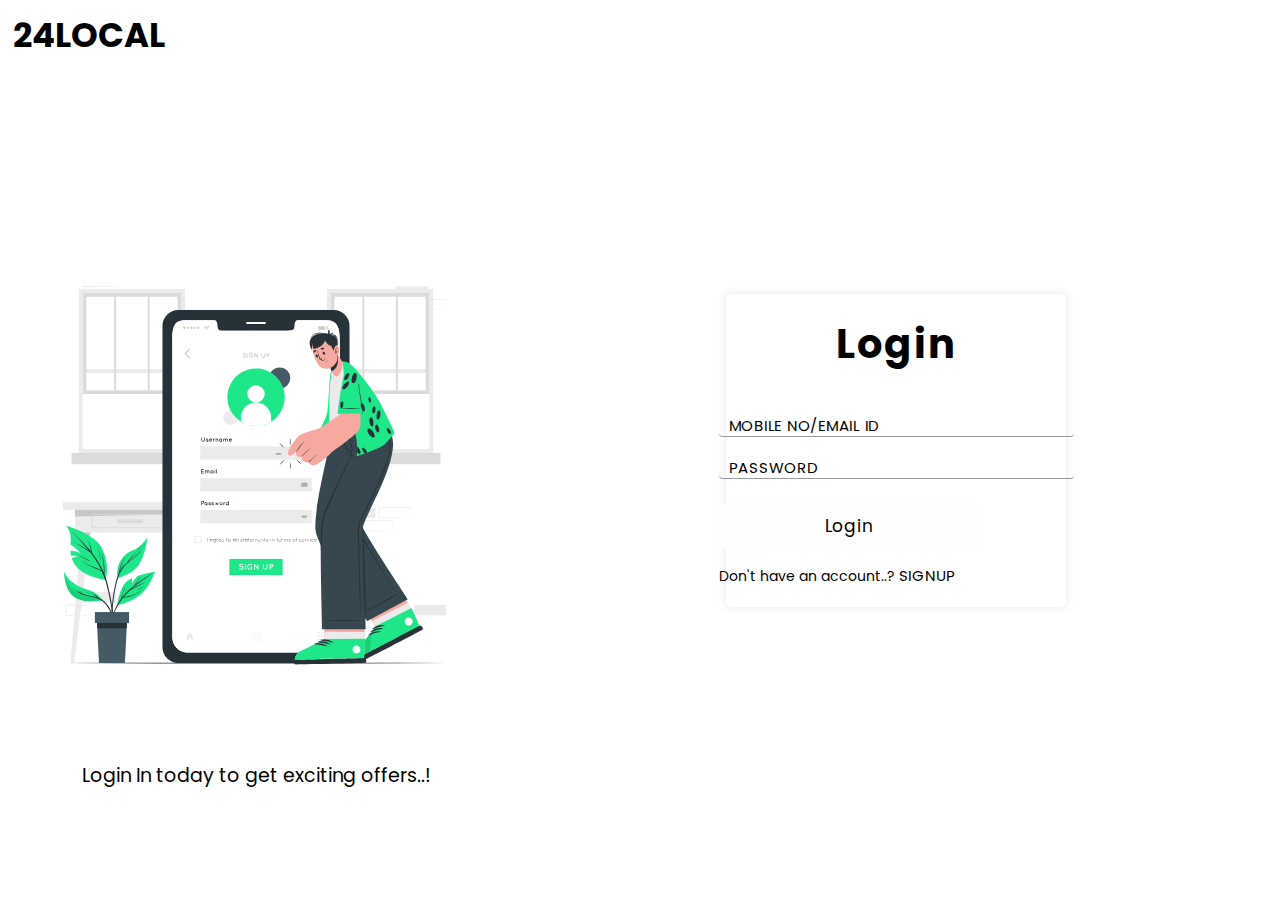
<file: Ecommerce-WebsiteProject-main/Login/index.html>
<!DOCTYPE html>
<html lang="en">
<head>
    <meta charset="UTF-8">
    <meta http-equiv="X-UA-Compatible" content="IE=edge">
    <meta name="viewport" content="width=device-width, initial-scale=1.0">
    <meta name="theme-color" content="#06aa5e">
    <meta name="msapplication-navbutton-color" content="#06aa5e">
    <meta name="apple-mobile-web-app-capable" content="yes">
    <meta name="apple-mobile-web-app-status-bar-style" content="black-translucent">
    <title>Login In | 24Local</title>
    <link rel="shortcut icon" href="./assets/images/favicon.png" type="image/x-icon">
    <link rel="stylesheet" href="./assets/css/login.css">
    <script src="./assets/js/script.js" defer></script>
</head>
<body>
    <main class="card-container slideUp-animation">
        <div class="image-container">
            <h1 class="company">24LOCAL </h1>
            <img src="./assets/images/signUp.svg" class="illustration" alt="">
            <p class="quote">Login In today to get exciting offers..!</p>
            <a href="#btm" class="mobile-btm-nav">
                <img src="./assets/images/dbl-arrow.png" alt="">
            </a>
        </div>
        <form action="" method="">
            <div class="form-container slideRight-animation">
                <div class="input-container">
                    <h1 class="form-header"> Login </h1>
                    <div class="input-container">
                        <label for="f-name"></label>
                        <input type="text" name="f-name" id="f-name" required>
                        <span>
                            Mobile No/Email ID
                        </span>
                        <div class="error"></div>
                    </div>

                    <div class="input-container">
                        <label for="user-password"></label>
                        <input type="password" name="user-password" id="user-password" class="user-password" required>
                        <span>Password</span>
                        <div class="error"></div>
                    </div>

                    <div id="btm">
                        <button type="submit" class="submit-btn">Login</button>
                        <p class="btm-text">
                            Don't have an account..? <span class="btm-text-highlighted">  <a href="/Signup/Signup.html">Signup</a>   </span>
                        </p>
                    </div>

                </div>
            </div>
        </form>
    </main>
    <section class="outro-overlay disabled slideUp-animation">
        <h1 class="company">Basket <sup>&trade;</sup></h1>
        <h1 class="outro-greeting">Thank's for signing up..!</h1>
        <img src="./assets/images/shape.svg" alt="" class="shape">
        <img src="./assets/images/signedUp.svg" alt="" id="signedUp-illustration" class="slideRight-animation">
        <div class="author-link">
            &copy;&nbsp;
            <a href="https://www.0xabdulkhalid.ml/">0xabdulkhalid</a> |
            <a href="https://www.github.com/0xabdulkhalid/basket-sign-up-form/">Source Code</a>
        </div>
    </section>
</body>
</html>
</file>
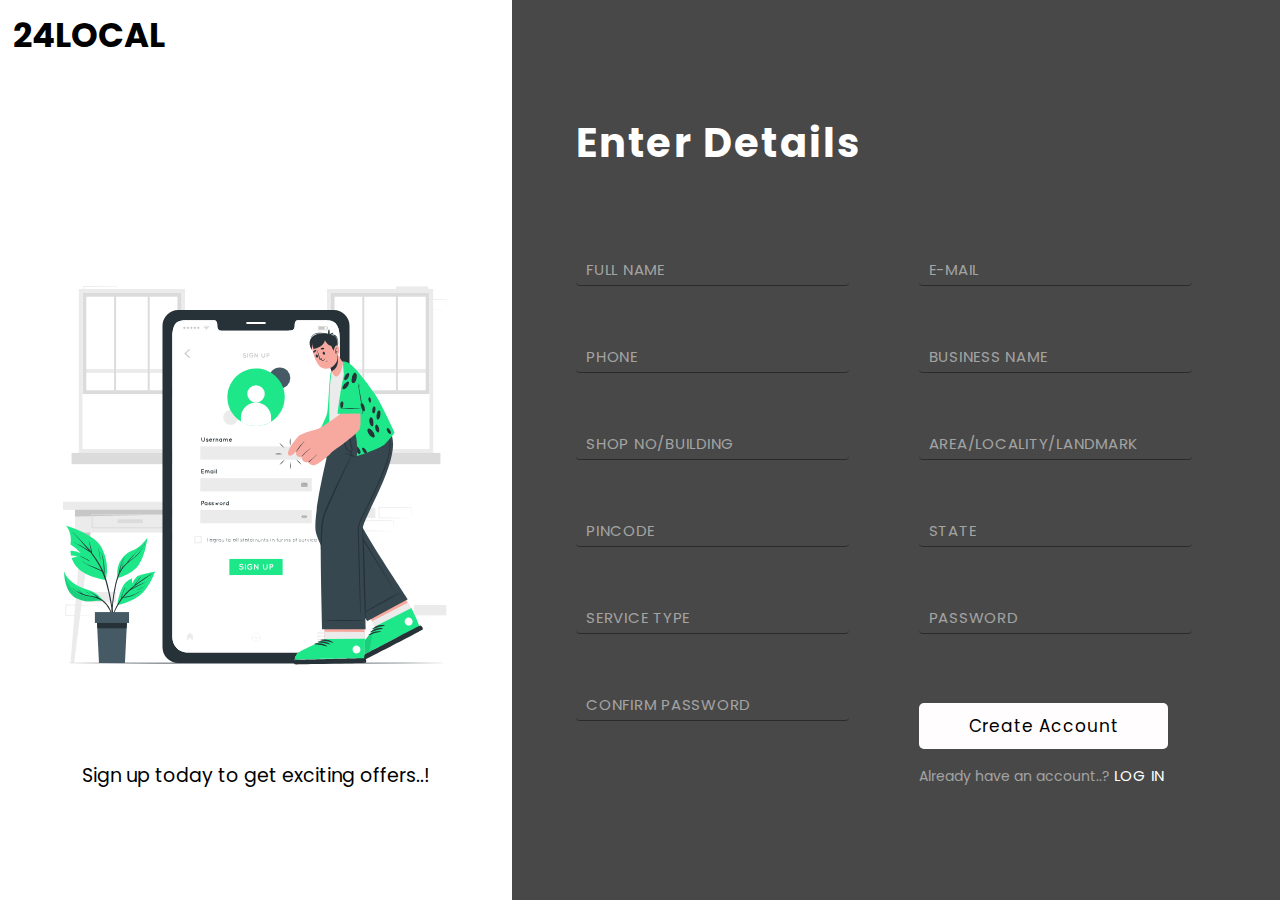
<file: Ecommerce-WebsiteProject-main/Signup/index.html>
<!DOCTYPE html>
<html lang="en">
<head>
    <meta charset="UTF-8">
    <meta http-equiv="X-UA-Compatible" content="IE=edge">
    <meta name="viewport" content="width=device-width, initial-scale=1.0">
    <meta name="theme-color" content="#06aa5e">
    <meta name="msapplication-navbutton-color" content="#06aa5e">
    <meta name="apple-mobile-web-app-capable" content="yes">
    <meta name="apple-mobile-web-app-status-bar-style" content="black-translucent">
    <title>Sign up | Basket ™</title>
    <link rel="shortcut icon" href="./assets/images/favicon.png" type="image/x-icon">
    <link rel="stylesheet" href="./assets/css/styles.css">
    <script src="./assets/js/script.js" defer></script>
</head>
<body>
    <main class="card-container slideUp-animation">
        <div class="image-container">
            <h1 class="company">24LOCAL </h1>
            <img src="./assets/images/signUp.svg" class="illustration" alt="">
            <p class="quote">Sign up today to get exciting offers..!</p>
            <a href="#btm" class="mobile-btm-nav">
                <img src="./assets/images/dbl-arrow.png" alt="">
            </a>
        </div>
        <form action="" method="">
            <div class="form-container slideRight-animation">
    
                <h1 class="form-header">
                    Enter Details
                </h1>
    
                <div class="input-container">
                    <label for="f-name"></label>
                    <input type="text" name="f-name" id="f-name" required>
                    <span>
                        Full Name
                    </span>
                    <div class="error"></div>
                </div>

                <div class="input-container">
                    <label for="mail">
                    </label>
                    <input type="email" name="mail" id="mail" required>
                    <span>
                        E-mail
                    </span>
                    <div class="error"></div>
                </div>

                <div class="input-container">
                    <label for="phone">
                    </label>
                    <input type="tel" name="phone" id="phone" required>
                    <span>Phone</span>
                    <div class="error"></div>
                </div>

                <div class="input-container">
                    <label for="b-name"></label>
                    <input type="text" name="b-name" id="b-name" required>
                    <span>
                        Business Name
                    </span>
                    <div class="error"></div>
                </div>

                <div class="input-container">
                    <label for="bu-name"></label>
                    <input type="text" name="bu-name" id="bu-name" required>
                    <span>
                       Shop No/Building
                    </span>
                    <div class="error"></div>
                </div>

                <div class="input-container">
                    <label for="a-name"></label>
                    <input type="text" name="a-name" id="a-name" required>
                    <span>
                        Area/Locality/Landmark
                    </span>
                    <div class="error"></div>
                </div>

                <div class="input-container">
                    <label for="p-name"></label>
                    <input type="text" name="p-name" id="p-name" required>
                    <span>
                        Pincode
                    </span>
                    <div class="error"></div>
                </div>
                
                <div class="input-container">
                    <label for="s-name"></label>
                    <input type="text" name="s-name" id="s-name" required>
                    <span>
                        State
                    </span>
                    <div class="error"></div>
                </div>

                <div class="input-container">
                    <label for="ser-name"></label>
                    <input type="text" name="ser-name" id="user-password-confirm" required>
                    <span>
                       Service Type
                    </span>
                    <div class="error"></div>
                </div>
    
                <div class="input-container">
                    <label for="user-password"></label>
                    <input type="password" name="user-password" id="user-password" class="user-password" required>
                    <span>Password</span>
                    <div class="error"></div>
                </div>

                <div class="input-container">
                    <label for="user-password-confirm"></label>
                    <input type="password" name="user-password-confirm" id="user-password-confirm" class="password-confirmation" required>
                    <span>
                        Confirm Password
                    </span>
                    <div class="error"></div>
                </div>

                <div id="btm">
                    <button type="submit" class="submit-btn">Create Account</button>
                    <p class="btm-text">
                        Already have an account..? <span class="btm-text-highlighted">  Log in</span>
                    </p>
                </div>
            </div>
        </form>
    </main>
    <section class="outro-overlay disabled slideUp-animation">
        <h1 class="company">Basket <sup>&trade;</sup></h1>
        <h1 class="outro-greeting">Thank's for signing up..!</h1>
        <img src="./assets/images/shape.svg" alt="" class="shape">
        <img src="./assets/images/signedUp.svg" alt="" id="signedUp-illustration" class="slideRight-animation">
        <div class="author-link">
            &copy;&nbsp;
            <a href="https://www.0xabdulkhalid.ml/">0xabdulkhalid</a> |
            <a href="https://www.github.com/0xabdulkhalid/basket-sign-up-form/">Source Code</a>
        </div>
    </section>
</body>
</html>
</file>
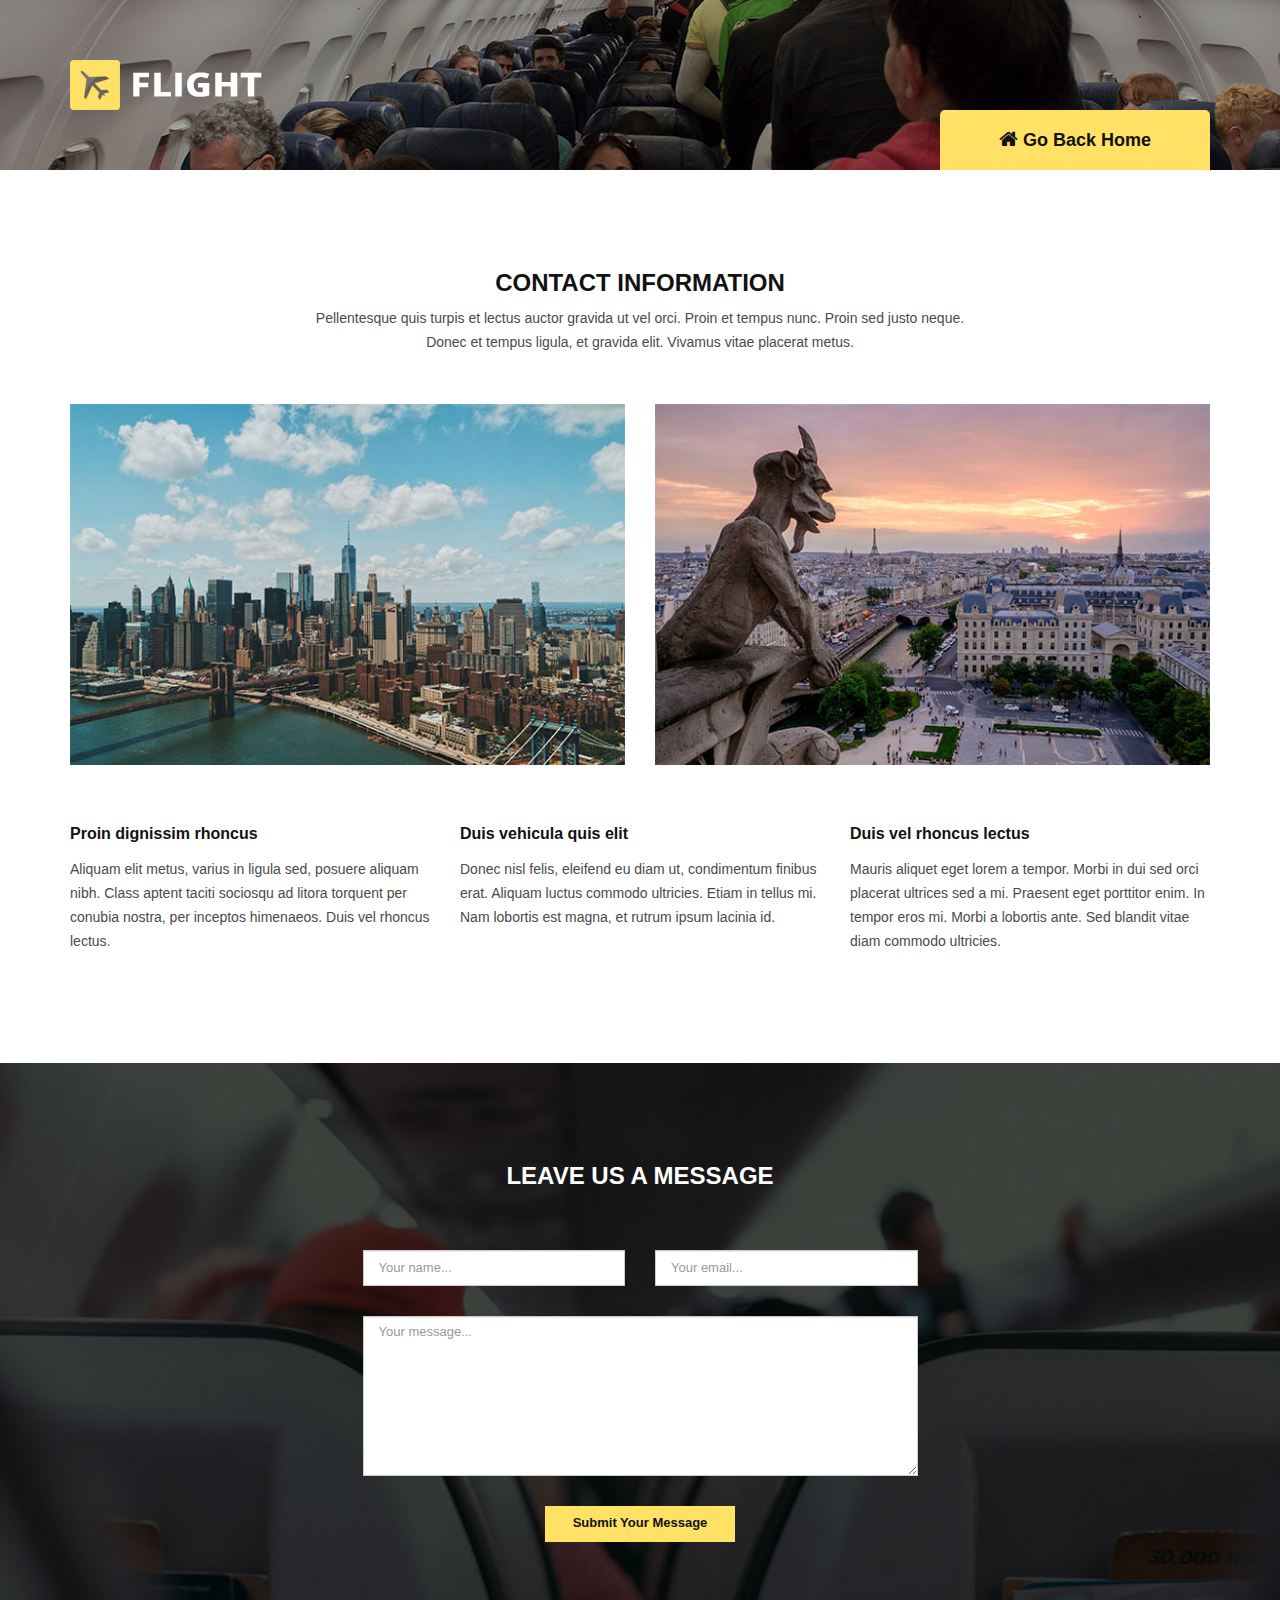
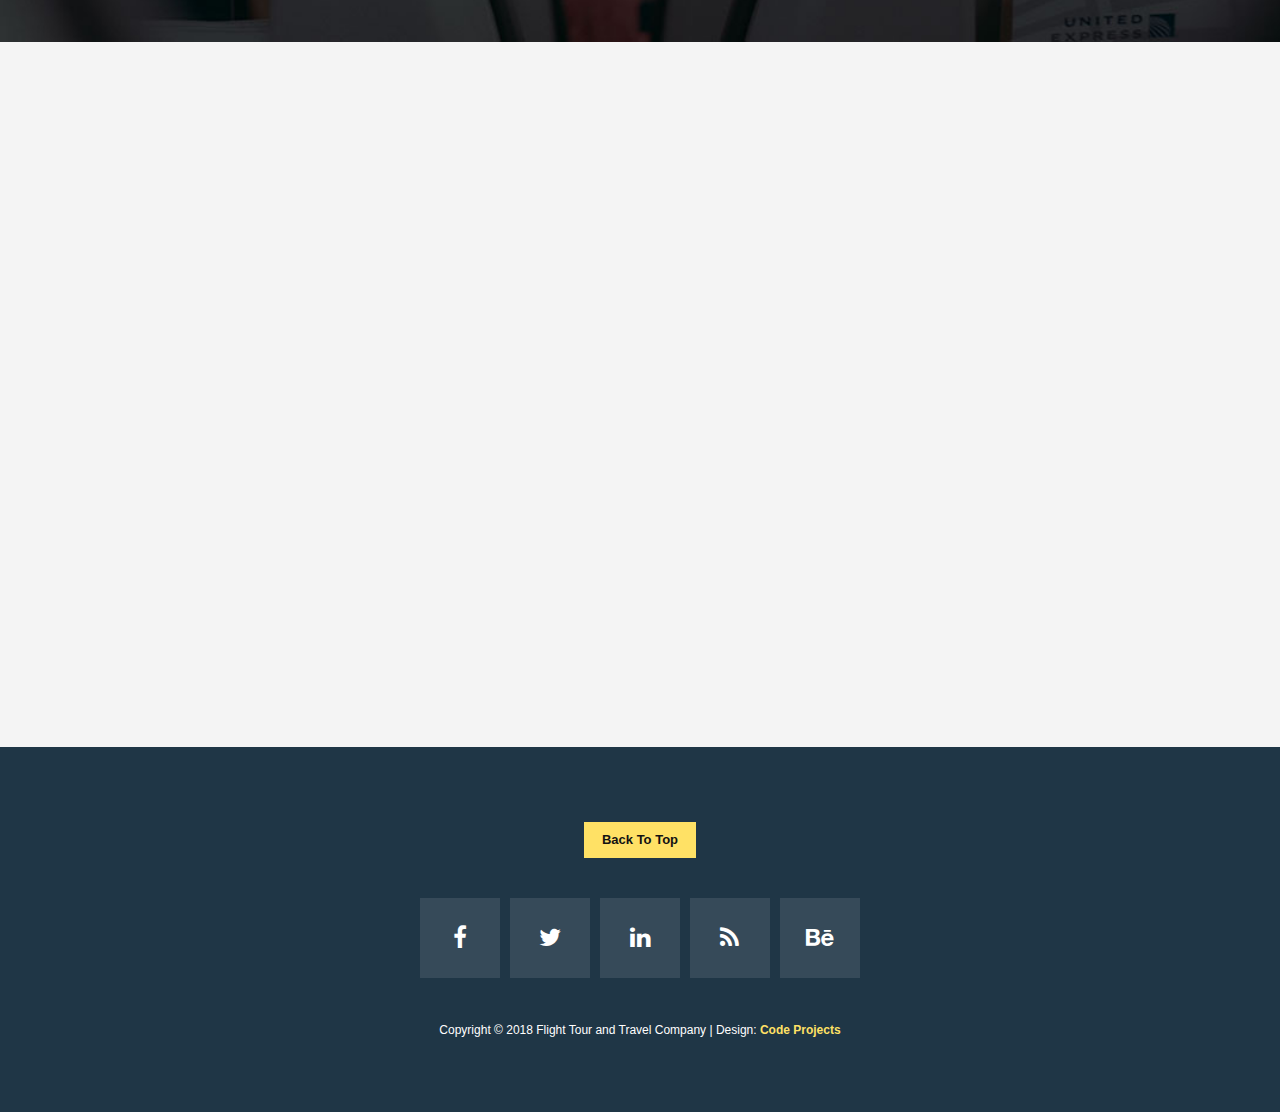
<file: Ecommerce-WebsiteProject-main/contact.html>
<!DOCTYPE html>
<html>
    <head>
        <meta charset="utf-8">
        <meta http-equiv="X-UA-Compatible" content="IE=edge,chrome=1">
<!--

Template 2093 Flight

http://www.tooplate.com/view/2093-flight

-->
    	<title>Flight - Contact Page</title>
        <meta name="description" content="">
        <meta name="viewport" content="width=device-width, initial-scale=1">
        <link rel="apple-touch-icon" href="apple-touch-icon.png">

        <link rel="stylesheet" href="css/bootstrap.min.css">
        <link rel="stylesheet" href="css/bootstrap-theme.min.css">
        <link rel="stylesheet" href="css/fontAwesome.css">
        <link rel="stylesheet" href="css/hero-slider.css">
        <link rel="stylesheet" href="css/owl-carousel.css">
        <link rel="stylesheet" href="css/tooplate-style.css">

        <link href="https://fonts.googleapis.com/css?family=Spectral:200,200i,300,300i,400,400i,500,500i,600,600i,700,700i,800,800i" rel="stylesheet">
        <link href="https://fonts.googleapis.com/css?family=Roboto:100,300,400,500,700,900" rel="stylesheet">

        <script src="js/vendor/modernizr-2.8.3-respond-1.4.2.min.js"></script>
    </head>

<body>


    <section class="page-heading" id="top">
        <div class="container">
            <div class="row">
                <div class="col-md-6">
                    <div class="logo">
                        <img src="img/logo.png" alt="Flight Template">
                    </div>
                </div>
                <div class="col-md-6">
                    <div class="page-direction-button">
                        <a href="index.html"><i class="fa fa-home"></i>Go Back Home</a>
                    </div>
                </div>
            </div>
        </div>
    </section>



    <section class="contact-us">
        <div class="container">
            <div class="row">
                <div class="col-md-12">
                    <div class="section-heading">
                        <h2>Contact Information</h2>
                        <p> Pellentesque quis turpis et lectus auctor gravida ut vel orci. Proin et tempus nunc. Proin sed justo neque. Donec et tempus ligula, et gravida elit. Vivamus vitae placerat metus.</p>
                    </div>
                </div>
                <div class="col-md-6">
                    <img src="img/contact-01.jpg" alt="">
                </div>
                <div class="col-md-6">
                    <img src="img/contact-02.jpg" alt="">
                </div>
                <div class="col-md-4">
                    <h6>Proin dignissim rhoncus</h6>
                    <p>Aliquam elit metus, varius in ligula sed, posuere aliquam nibh. Class aptent taciti sociosqu ad litora torquent per conubia nostra, per inceptos himenaeos. Duis vel rhoncus lectus.</p>
                </div>
                <div class="col-md-4">
                    <h6>Duis vehicula quis elit</h6>
                    <p>Donec nisl felis, eleifend eu diam ut, condimentum finibus erat. Aliquam luctus commodo ultricies. Etiam in tellus mi. Nam lobortis est magna, et rutrum ipsum lacinia id.</p>
                </div>
                <div class="col-md-4">
                    <h6>Duis vel rhoncus lectus</h6>
                    <p>Mauris aliquet eget lorem a tempor. Morbi in dui sed orci placerat ultrices sed a mi. Praesent eget porttitor enim. In tempor eros mi. Morbi a lobortis ante. Sed blandit vitae diam commodo ultricies.</p>
                </div>
            </div>
        </div>
    </section>



    <section class="contact-form">
        <div class="container">
            <div class="row">
                <div class="col-md-12">
                    <div class="section-heading">
                        <h2>Leave us a message</h2>
                    </div>
                </div>
                <div class="col-md-6 col-md-offset-3">
                    <form id="contact" action="#" method="post">
                        <div class="row">
                            <div class="col-md-6">
                                <fieldset>
                                    <input name="name" type="text" class="form-control" id="name" placeholder="Your name..." required="">
                                </fieldset>
                            </div>
                            <div class="col-md-6">
                                <fieldset>
                                    <input name="email" type="text" class="form-control" id="email" placeholder="Your email..." required="">
                                </fieldset>
                            </div>
                            <div class="col-md-12">
                                <fieldset>
                                    <textarea name="message" rows="6" class="form-control" id="message" placeholder="Your message..." required=""></textarea>
                                </fieldset>
                            </div>
                            <div class="col-md-12">
                                <fieldset>
                                    <button type="submit" id="form-submit" class="btn">Submit Your Message</button>
                                </fieldset>
                            </div>
                        </div>
                    </form>
                </div>
            </div>
        </div>
    </section>



    <section class="map">
        <div class="container">
            <div class="row">
                <div class="col-md-12">
                    <div id="map">
        <!-- How to change your own map point
            1. Go to Google Maps
            2. Click on your location point
            3. Click "Share" and choose "Embed map" tab
            4. Copy only URL and paste it within the src="" field below
        -->
                        <iframe src="https://www.google.com/maps/embed?pb=!1m18!1m12!1m3!1d7895.485196115994!2d103.85995441789784!3d1.2880401763270322!2m3!1f0!2f0!3f0!3m2!1i1024!2i768!4f13.1!3m3!1m2!1s0x0%3A0x7fb4e58ad9cd826e!2sSingapore+Flyer!5e0!3m2!1sen!2sth!4v1505825620371" width="100%" height="500" frameborder="0" style="border:0" allowfullscreen></iframe>
                    </div>
                </div>
            </div>
        </div>
    </section>



    <footer>
        <div class="container">
            <div class="row">
                <div class="col-md-12">
                    <div class="primary-button">
                        <a href="#" class="scroll-top">Back To Top</a>
                    </div>
                </div>
                <div class="col-md-12">
                    <ul class="social-icons">
                        <li><a href="https://www.facebook.com/tooplate"><i class="fa fa-facebook"></i></a></li>
                        <li><a href="#"><i class="fa fa-twitter"></i></a></li>
                        <li><a href="#"><i class="fa fa-linkedin"></i></a></li>
                        <li><a href="#"><i class="fa fa-rss"></i></a></li>
                        <li><a href="#"><i class="fa fa-behance"></i></a></li>
                    </ul>
                </div>
                <div class="col-md-12">
                    <p>Copyright &copy; 2018 Flight Tour and Travel Company
                
                | Design: <a href="http://www.code-projects.org" target="_parent"><em>Code Projects</em></a></p>
                </div>
            </div>
        </div>
    </footer>


    


    <script src="//ajax.googleapis.com/ajax/libs/jquery/1.11.2/jquery.min.js"></script>
    <script>window.jQuery || document.write('<script src="js/vendor/jquery-1.11.2.min.js"><\/script>')</script>

    <script src="js/vendor/bootstrap.min.js"></script>

    <script src="js/plugins.js"></script>
    <script src="js/main.js"></script>

    <script src="http://ajax.googleapis.com/ajax/libs/jquery/1.10.2/jquery.min.js" type="text/javascript"></script>
    <script type="text/javascript">
    $(document).ready(function() {
        // navigation click actions 
        $('.scroll-link').on('click', function(event){
            event.preventDefault();
            var sectionID = $(this).attr("data-id");
            scrollToID('#' + sectionID, 750);
        });
        // scroll to top action
        $('.scroll-top').on('click', function(event) {
            event.preventDefault();
            $('html, body').animate({scrollTop:0}, 'slow');         
        });
        // mobile nav toggle
        $('#nav-toggle').on('click', function (event) {
            event.preventDefault();
            $('#main-nav').toggleClass("open");
        });
    });
    // scroll function
    function scrollToID(id, speed){
        var offSet = 0;
        var targetOffset = $(id).offset().top - offSet;
        var mainNav = $('#main-nav');
        $('html,body').animate({scrollTop:targetOffset}, speed);
        if (mainNav.hasClass("open")) {
            mainNav.css("height", "1px").removeClass("in").addClass("collapse");
            mainNav.removeClass("open");
        }
    }
    if (typeof console === "undefined") {
        console = {
            log: function() { }
        };
    }
    </script>
</body>
</html>
</file>
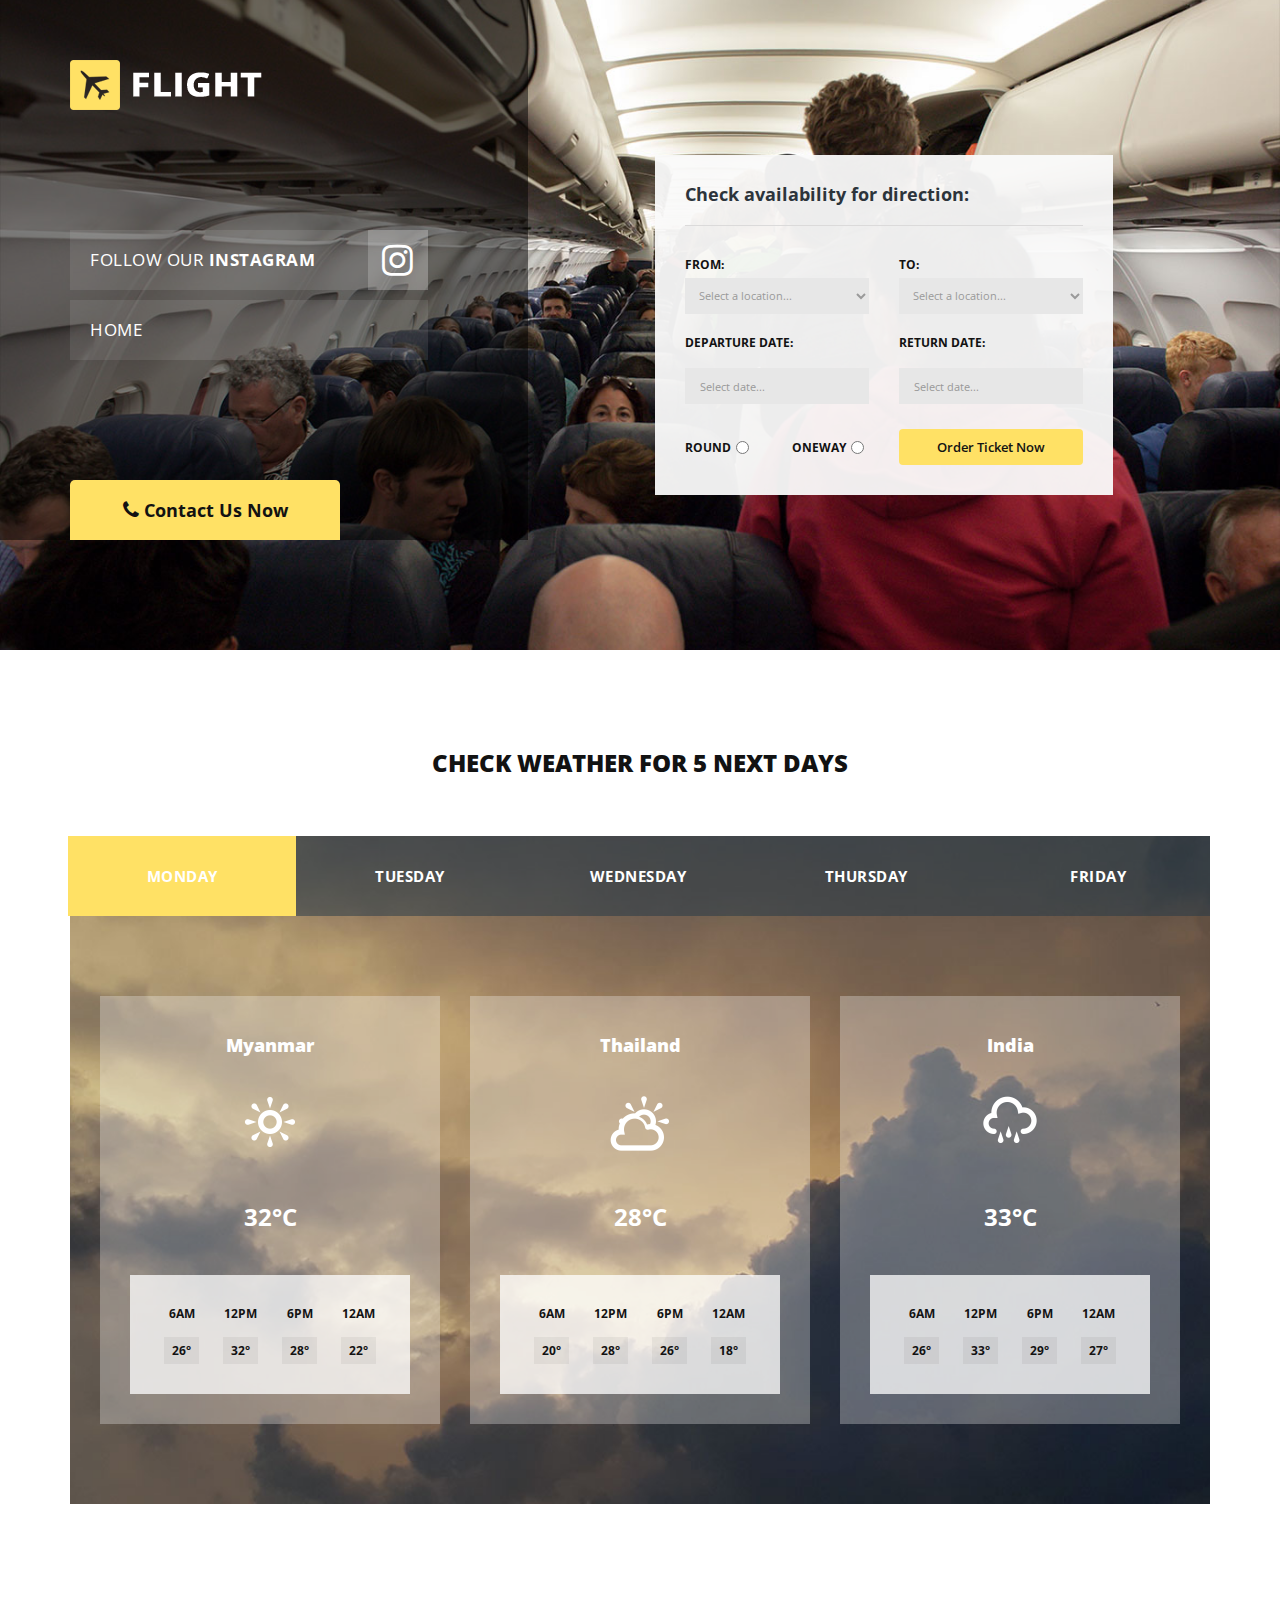
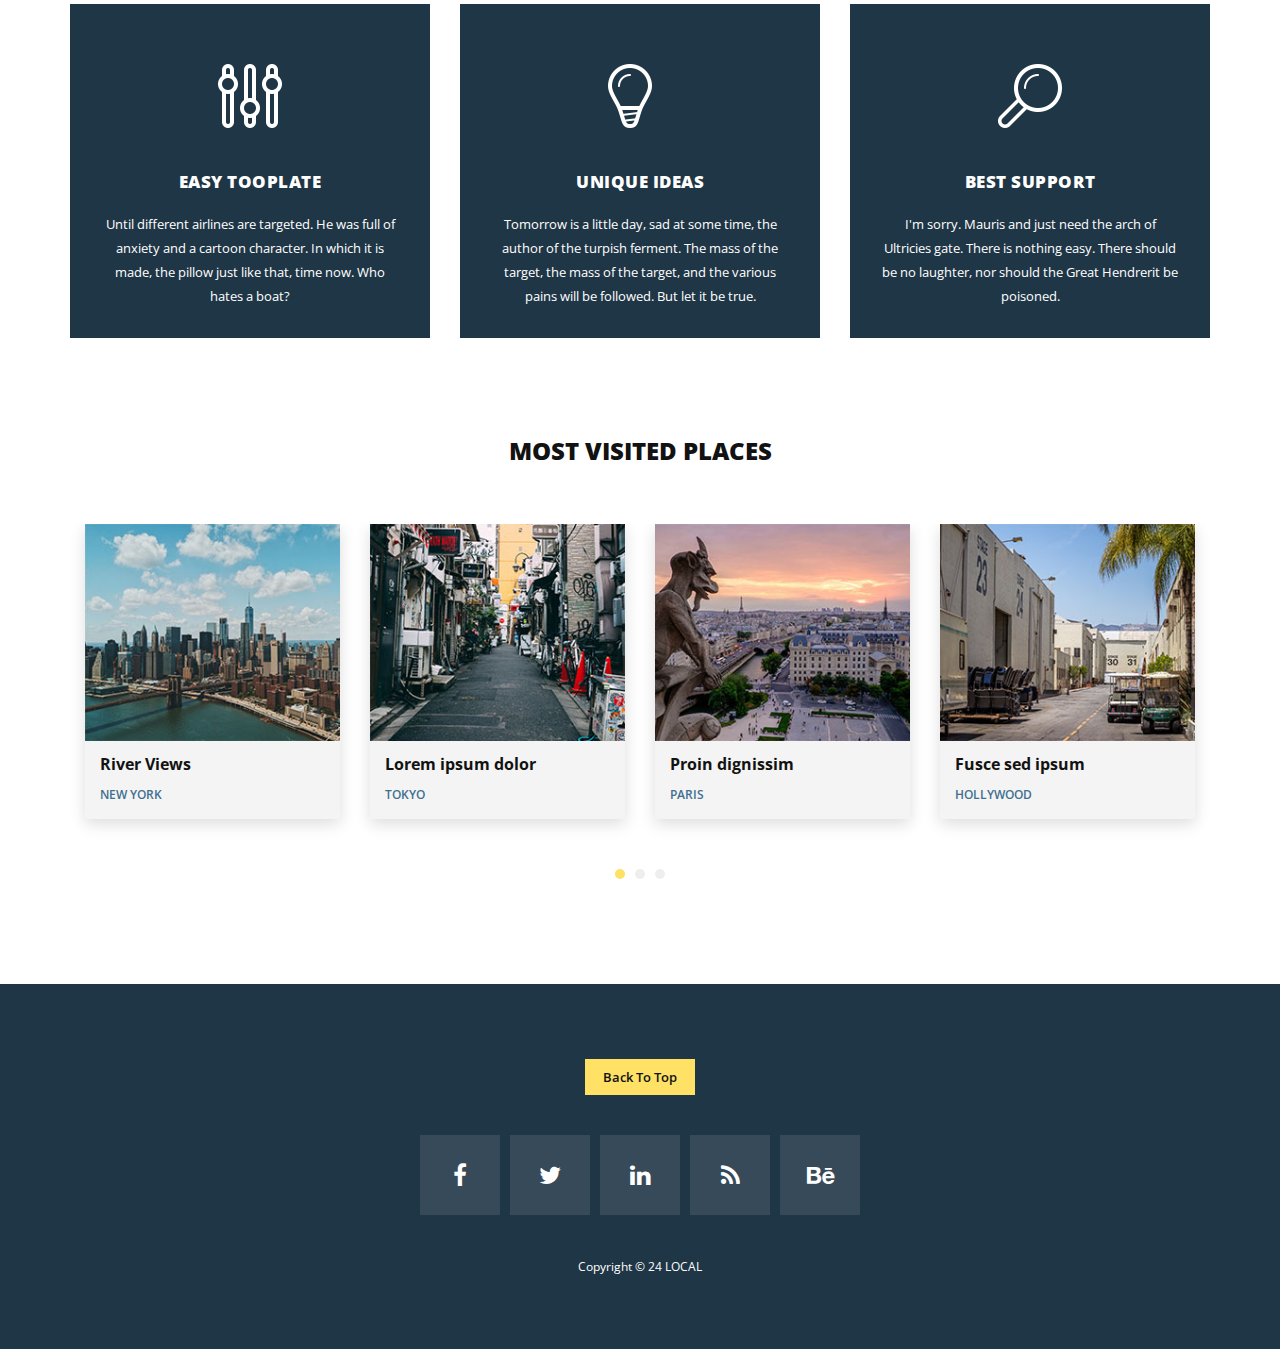
<file: Ecommerce-WebsiteProject-main/flight.html>
<!DOCTYPE html>
<html>
    <head>
        <meta charset="utf-8">
        <meta http-equiv="X-UA-Compatible" content="IE=edge,chrome=1">
<!--

Template 2093 Flight

http://www.tooplate.com/view/2093-flight

-->
    	<title>Flight - Travel and Tour</title>
    
        <meta name="description" content="">
        <meta name="viewport" content="width=device-width, initial-scale=1">
        <link rel="apple-touch-icon" href="apple-touch-icon.png">

        <link rel="stylesheet" href="css/bootstrap.min.css">
        <link rel="stylesheet" href="css/bootstrap-theme.min.css">
        <link rel="stylesheet" href="css/fontAwesome.css">
        <link rel="stylesheet" href="css/hero-slider.css">
        <link rel="stylesheet" href="css/owl-carousel.css">
        <link rel="stylesheet" href="css/datepicker.css">
        <link rel="stylesheet" href="css/tooplate-style.css">

        <link href="https://fonts.googleapis.com/css?family=Open+Sans:300,400,600,700,800" rel="stylesheet">

        <script src="js/vendor/modernizr-2.8.3-respond-1.4.2.min.js"></script>
    </head>

<body>

    
    <section class="banner" id="top">
        <div class="container">
            <div class="row">
                <div class="col-md-5">
                    <div class="left-side">
                        <div class="logo">
                            <img src="img/logo.png" alt="Flight Template">
                        </div>
                        <div class="tabs-content">
                            <ul class="social-links">
                                <li><a href="http://instagram.com">Follow our <em>instagram</em><i class="fa fa-instagram"></i></a></li>
                                <li><a href="index.html">Home </a></li>

                            </ul>
                        </div>
                        <div class="page-direction-button">
                            <a href="contact.html"><i class="fa fa-phone"></i>Contact Us Now</a>
                        </div>
                    </div>
                </div>
                <div class="col-md-5 col-md-offset-1">
                    <section id="first-tab-group" class="tabgroup">
                        <div id="tab1">
                            <div class="submit-form">
                                <h4>Check availability for <em>direction</em>:</h4>
                                <form id="form-submit" action="" method="get">
                                    <div class="row">
                                        <div class="col-md-6">
                                            <fieldset>
                                                <label for="from">From:</label>
                                                <select required name='from' onchange='this.form.()'>
                                                    <option value="">Select a location...</option>
                                                    <option value="Cambodia">Cambodia</option>
                                                    <option value="Hong Kong">Hong Kong</option>
                                                    <option value="India">India</option>
                                                    <option value="Japan">Japan</option>
                                                    <option value="Korea">Korea</option>
                                                    <option value="Laos">Laos</option>
                                                    <option value="Myanmar">Myanmar</option>
                                                    <option value="Singapore">Singapore</option>
                                                    <option value="Thailand">Thailand</option>
                                                    <option value="Vietnam">Vietnam</option>
                                                </select>
                                            </fieldset>
                                        </div>
                                        <div class="col-md-6">
                                            <fieldset>
                                                <label for="to">To:</label>
                                                <select required name='to' onchange='this.form.()'>
                                                    <option value="">Select a location...</option>
                                                    <option value="Cambodia">Cambodia</option>
                                                    <option value="Hong Kong">Hong Kong</option>
                                                    <option value="India">India</option>
                                                    <option value="Japan">Japan</option>
                                                    <option value="Korea">Korea</option>
                                                    <option value="Laos">Laos</option>
                                                    <option value="Myanmar">Myanmar</option>
                                                    <option value="Singapore">Singapore</option>
                                                    <option value="Thailand">Thailand</option>
                                                    <option value="Vietnam">Vietnam</option>
                                                </select>
                                            </fieldset>
                                        </div>
                                        <div class="col-md-6">
                                            <fieldset>
                                                <label for="departure">Departure date:</label>
                                                <input name="deparure" type="text" class="form-control date" id="deparure" placeholder="Select date..." required="" onchange='this.form.()'>
                                            </fieldset>
                                        </div>
                                        <div class="col-md-6">
                                            <fieldset>
                                                <label for="return">Return date:</label>
                                                <input name="return" type="text" class="form-control date" id="return" placeholder="Select date..." required="" onchange='this.form.()'>
                                            </fieldset>
                                        </div>
                                        <div class="col-md-6">
                                            <div class="radio-select">
                                                <div class="row">
                                                    <div class="col-md-6 col-sm-6 col-xs-6">
                                                        <label for="round">Round</label>
                                                        <input type="radio" name="trip" id="round" value="round" required="required"onchange='this.form.()'>
                                                    </div>
                                                    <div class="col-md-6 col-sm-6 col-xs-6">
                                                        <label for="oneway">Oneway</label>
                                                        <input type="radio" name="trip" id="oneway" value="one-way" required="required"onchange='this.form.()'>
                                                    </div>
                                                </div>
                                            </div>
                                        </div>
                                        <div class="col-md-6">
                                            <fieldset>
                                                <button type="submit" id="form-submit" class="btn">Order Ticket Now</button>
                                            </fieldset>
                                        </div>
                                    </div>
                                </form>
                            </div>
                        </div>
                    </section>
                </div>
            </div>
        </div>
    </section>



    <div class="tabs-content" id="weather">
        <div class="container">
            <div class="row">
                <div class="col-md-12">
                    <div class="section-heading">
                        <h2>Check Weather For 5 NEXT Days</h2>
                    </div>
                </div>
                <div class="wrapper">
                    <div class="col-md-12">
                        <div class="weather-content">
                            <div class="row">
                                <div class="col-md-12">
                                    <ul class="tabs clearfix" data-tabgroup="second-tab-group">
                                        <li><a href="#monday" class="active">Monday</a></li>
                                        <li><a href="#tuesday">Tuesday</a></li>
                                        <li><a href="#wednesday">Wednesday</a></li>
                                        <li><a href="#thursday">Thursday</a></li>
                                        <li><a href="#friday">Friday</a></li>
                                    </ul>    
                                </div>
                                <div class="col-md-12">
                                    <section id="second-tab-group" class="weathergroup">
                                        <div id="monday">
                                            <div class="row">
                                                <div class="col-md-4">
                                                    <div class="weather-item">
                                                        <h6>Myanmar</h6>
                                                        <div class="weather-icon">
                                                            <img src="img/weather-icon-03.png" alt="">
                                                        </div>
                                                        <span>32&deg;C</span>
                                                        <ul class="time-weather">
                                                            <li>6AM <span>26&deg;</span></li>
                                                            <li>12PM <span>32&deg;</span></li>
                                                            <li>6PM <span>28&deg;</span></li>
                                                            <li>12AM <span>22&deg;</span></li>
                                                        </ul>
                                                    </div>
                                                </div>
                                                <div class="col-md-4">
                                                    <div class="weather-item">
                                                        <h6>Thailand</h6>
                                                        <div class="weather-icon">
                                                            <img src="img/weather-icon-02.png" alt="">
                                                        </div>
                                                        <span>28&deg;C</span>
                                                        <ul class="time-weather">
                                                            <li>6AM <span>20&deg;</span></li>
                                                            <li>12PM <span>28&deg;</span></li>
                                                            <li>6PM <span>26&deg;</span></li>
                                                            <li>12AM <span>18&deg;</span></li>
                                                        </ul>
                                                    </div>
                                                </div>
                                                <div class="col-md-4">
                                                    <div class="weather-item">
                                                        <h6>India</h6>
                                                        <div class="weather-icon">
                                                            <img src="img/weather-icon-01.png" alt="">
                                                        </div>
                                                        <span>33&deg;C</span>
                                                        <ul class="time-weather">
                                                            <li>6AM <span>26&deg;</span></li>
                                                            <li>12PM <span>33&deg;</span></li>
                                                            <li>6PM <span>29&deg;</span></li>
                                                            <li>12AM <span>27&deg;</span></li>
                                                        </ul>
                                                    </div>
                                                </div>
                                            </div>
                                        </div>
                                        <div id="tuesday">
                                            <div class="row">
                                                <div class="col-md-4">
                                                    <div class="weather-item">
                                                        <h6>Myanmar</h6>
                                                        <div class="weather-icon">
                                                            <img src="img/weather-icon-02.png" alt="">
                                                        </div>
                                                        <span>28&deg;C</span>
                                                        <ul class="time-weather">
                                                            <li>6AM <span>18&deg;</span></li>
                                                            <li>12PM <span>27&deg;</span></li>
                                                            <li>6PM <span>25&deg;</span></li>
                                                            <li>12AM <span>17&deg;</span></li>
                                                        </ul>
                                                    </div>
                                                </div>
                                                <div class="col-md-4">
                                                    <div class="weather-item">
                                                        <h6>Thailand</h6>
                                                        <div class="weather-icon">
                                                            <img src="img/weather-icon-03.png" alt="">
                                                        </div>
                                                        <span>31&deg;C</span>
                                                        <ul class="time-weather">
                                                            <li>6AM <span>19&deg;</span></li>
                                                            <li>12PM <span>28&deg;</span></li>
                                                            <li>6PM <span>22&deg;</span></li>
                                                            <li>12AM <span>18&deg;</span></li>
                                                        </ul>
                                                    </div>
                                                </div>
                                                <div class="col-md-4">
                                                    <div class="weather-item">
                                                        <h6>India</h6>
                                                        <div class="weather-icon">
                                                            <img src="img/weather-icon-01.png" alt="">
                                                        </div>
                                                        <span>26&deg;C</span>
                                                        <ul class="time-weather">
                                                            <li>6AM <span>19&deg;</span></li>
                                                            <li>12PM <span>26&deg;</span></li>
                                                            <li>6PM <span>22&deg;</span></li>
                                                            <li>12AM <span>20&deg;</span></li>
                                                        </ul>
                                                    </div>
                                                </div>
                                            </div>
                                        </div>
                                        <div id="wednesday">
                                            <div class="row">
                                                <div class="col-md-4">
                                                    <div class="weather-item">
                                                        <h6>Myanmar</h6>
                                                        <div class="weather-icon">
                                                            <img src="img/weather-icon-03.png" alt="">
                                                        </div>
                                                        <span>31&deg;C</span>
                                                        <ul class="time-weather">
                                                            <li>6AM <span>19&deg;</span></li>
                                                            <li>12PM <span>28&deg;</span></li>
                                                            <li>6PM <span>22&deg;</span></li>
                                                            <li>12AM <span>18&deg;</span></li>
                                                        </ul>
                                                    </div>
                                                </div>
                                                <div class="col-md-4">
                                                    <div class="weather-item">
                                                        <h6>Thailand</h6>
                                                        <div class="weather-icon">
                                                            <img src="img/weather-icon-01.png" alt="">
                                                        </div>
                                                        <span>34&deg;C</span>
                                                        <ul class="time-weather">
                                                            <li>6AM <span>28&deg;</span></li>
                                                            <li>12PM <span>34&deg;</span></li>
                                                            <li>6PM <span>30&deg;</span></li>
                                                            <li>12AM <span>29&deg;</span></li>
                                                        </ul>
                                                    </div>
                                                </div>
                                                <div class="col-md-4">
                                                    <div class="weather-item">
                                                        <h6>India</h6>
                                                        <div class="weather-icon">
                                                            <img src="img/weather-icon-02.png" alt="">
                                                        </div>
                                                        <span>28&deg;C</span>
                                                        <ul class="time-weather">
                                                            <li>6AM <span>18&deg;</span></li>
                                                            <li>12PM <span>27&deg;</span></li>
                                                            <li>6PM <span>25&deg;</span></li>
                                                            <li>12AM <span>17&deg;</span></li>
                                                        </ul>
                                                    </div>
                                                </div>
                                            </div>
                                        </div>
                                        <div id="thursday">
                                            <div class="row">
                                                <div class="col-md-4">
                                                    <div class="weather-item">
                                                        <h6>Myanmar</h6>
                                                        <div class="weather-icon">
                                                            <img src="img/weather-icon-01.png" alt="">
                                                        </div>
                                                        <span>27&deg;C</span>
                                                        <ul class="time-weather">
                                                            <li>6AM <span>21&deg;</span></li>
                                                            <li>12PM <span>27&deg;</span></li>
                                                            <li>6PM <span>22&deg;</span></li>
                                                            <li>12AM <span>18&deg;</span></li>
                                                        </ul>
                                                    </div>
                                                </div>
                                                <div class="col-md-4">
                                                    <div class="weather-item">
                                                        <h6>Thailand</h6>
                                                        <div class="weather-icon">
                                                            <img src="img/weather-icon-02.png" alt="">
                                                        </div>
                                                        <span>28&deg;C</span>
                                                        <ul class="time-weather">
                                                            <li>6AM <span>18&deg;</span></li>
                                                            <li>12PM <span>27&deg;</span></li>
                                                            <li>6PM <span>25&deg;</span></li>
                                                            <li>12AM <span>17&deg;</span></li>
                                                        </ul>
                                                    </div>
                                                </div>
                                                <div class="col-md-4">
                                                    <div class="weather-item">
                                                        <h6>India</h6>
                                                        <div class="weather-icon">
                                                            <img src="img/weather-icon-03.png" alt="">
                                                        </div>
                                                        <span>31&deg;C</span>
                                                        <ul class="time-weather">
                                                            <li>6AM <span>19&deg;</span></li>
                                                            <li>12PM <span>28&deg;</span></li>
                                                            <li>6PM <span>22&deg;</span></li>
                                                            <li>12AM <span>18&deg;</span></li>
                                                        </ul>
                                                    </div>
                                                </div>
                                            </div>
                                        </div>
                                        <div id="friday">
                                            <div class="row">
                                                <div class="col-md-4">
                                                    <div class="weather-item">
                                                        <h6>Myanmar</h6>
                                                        <div class="weather-icon">
                                                            <img src="img/weather-icon-03.png" alt="">
                                                        </div>
                                                        <span>33&deg;C</span>
                                                        <ul class="time-weather">
                                                            <li>6AM <span>28&deg;</span></li>
                                                            <li>12PM <span>33&deg;</span></li>
                                                            <li>6PM <span>29&deg;</span></li>
                                                            <li>12AM <span>27&deg;</span></li>
                                                        </ul>
                                                    </div>
                                                </div>
                                                <div class="col-md-4">
                                                    <div class="weather-item">
                                                        <h6>Thailand</h6>
                                                        <div class="weather-icon">
                                                            <img src="img/weather-icon-02.png" alt="">
                                                        </div>
                                                        <span>31&deg;C</span>
                                                        <ul class="time-weather">
                                                            <li>6AM <span>24&deg;</span></li>
                                                            <li>12PM <span>31&deg;</span></li>
                                                            <li>6PM <span>26&deg;</span></li>
                                                            <li>12AM <span>23&deg;</span></li>
                                                        </ul>
                                                    </div>
                                                </div>
                                                <div class="col-md-4">
                                                    <div class="weather-item">
                                                        <h6>India</h6>
                                                        <div class="weather-icon">
                                                            <img src="img/weather-icon-01.png" alt="">
                                                        </div>
                                                        <span>28&deg;C</span>
                                                        <ul class="time-weather">
                                                            <li>6AM <span>24&deg;</span></li>
                                                            <li>12PM <span>28&deg;</span></li>
                                                            <li>6PM <span>26&deg;</span></li>
                                                            <li>12AM <span>22&deg;</span></li>
                                                        </ul>
                                                    </div>
                                                </div>
                                            </div>
                                        </div>
                                    </section>
                                </div>
                            </div>
                        </div>
                    </div>
                </div>
            </div>
        </div>
    </div>


    <section class="services">
        <div class="container">
            <div class="row">
                <div class="col-md-4">
                    <div class="service-item first-service">
                        <div class="service-icon"></div>
                        <h4>Easy Tooplate</h4>
                        <p>Until different airlines are targeted. He was full of anxiety and a cartoon character. In which it is made, the pillow just like that, time now. Who hates a boat?</p>
                        </a>
                    </div>
                </div>
                <div class="col-md-4">
                    <div class="service-item second-service">
                        <div class="service-icon"></div>
                        <h4>Unique Ideas</h4>
                        <p>Tomorrow is a little day, sad at some time, the author of the turpish ferment. The mass of the target, the mass of the target, and the various pains will be followed. But let it be true.</p>
                        </a>
                    </div>
                </div>
                <div class="col-md-4">
                    <div class="service-item third-service">
                        <div class="service-icon"></div>
                        <h4>Best Support</h4>
                        <p>I'm sorry. Mauris and just need the arch of Ultricies gate. There is nothing easy. There should be no laughter, nor should the Great Hendrerit be poisoned.</p>
                        </a>
                    </div>
                </div>
            </div>
        </div>
    </section>


    
    <section id="most-visited">
        <div class="container">
            <div class="row">
                <div class="col-md-12">
                    <div class="section-heading">
                        <h2>Most Visited Places</h2>
                    </div>
                </div>
                <div class="col-md-12">
                    <div id="owl-mostvisited" class="owl-carousel owl-theme">
                        <div class="item col-md-12">
                            <div class="visited-item">
                                <img src="img/place-01.jpg" alt="">
                                <div class="text-content">
                                    <h4>River Views</h4>
                                    <span>New York</span>
                                </div>
                            </div>
                        </div>
                        <div class="item col-md-12">
                            <div class="visited-item">
                                <img src="img/place-02.jpg" alt="">
                                <div class="text-content">
                                    <h4>Lorem ipsum dolor</h4>
                                    <span>Tokyo</span>
                                </div>
                            </div>
                        </div>
                        <div class="item col-md-12">
                            <div class="visited-item">
                                <img src="img/place-03.jpg" alt="">
                                <div class="text-content">
                                    <h4>Proin dignissim</h4>
                                    <span>Paris</span>
                                </div>
                            </div>
                        </div>
                        <div class="item col-md-12">
                            <div class="visited-item">
                                <img src="img/place-04.jpg" alt="">
                                <div class="text-content">
                                    <h4>Fusce sed ipsum</h4>
                                    <span>Hollywood</span>
                                </div>
                            </div>
                        </div>
                        <div class="item col-md-12">
                            <div class="visited-item">
                                <img src="img/place-02.jpg" alt="">
                                <div class="text-content">
                                    <h4>Vivamus egestas</h4>
                                    <span>Tokyo</span>
                                </div>
                            </div>
                        </div>
                        <div class="item col-md-12">
                            <div class="visited-item">
                                <img src="img/place-01.jpg" alt="">
                                <div class="text-content">
                                    <h4>Aliquam elit metus</h4>
                                    <span>New York</span>
                                </div>
                            </div>
                        </div>
                        <div class="item col-md-12">
                            <div class="visited-item">
                                <img src="img/place-03.jpg" alt="">
                                <div class="text-content">
                                    <h4>Phasellus pharetra</h4>
                                    <span>Paris</span>
                                </div>
                            </div>
                        </div>
                        <div class="item col-md-12">
                            <div class="visited-item">
                                <img src="img/place-04.jpg" alt="">
                                <div class="text-content">
                                    <h4>In in quam efficitur</h4>
                                    <span>Hollywood</span>
                                </div>
                            </div>
                        </div>
                        <div class="item col-md-12">
                            <div class="visited-item">
                                <img src="img/place-01.jpg" alt="">
                                <div class="text-content">
                                    <h4>Sed faucibus odio</h4>
                                    <span>NEW YORK</span>
                                </div>
                            </div>
                        </div>
                        <div class="item col-md-12">
                            <div class="visited-item">
                                <img src="img/place-02.jpg" alt="">
                                <div class="text-content">
                                    <h4>Donec varius porttitor</h4>
                                    <span>Tokyo</span>
                                </div>
                            </div>
                        </div>
                    </div>
                </div>
            </div>
        </div>
    </section>



    <footer>
        <div class="container">
            <div class="row">
                <div class="col-md-12">
                    <div class="primary-button">
                        <a href="#" class="scroll-top">Back To Top</a>
                    </div>
                </div>
                <div class="col-md-12">
                    <ul class="social-icons">
                        <li><a href="https://www.facebook.com/tooplate"><i class="fa fa-facebook"></i></a></li>
                        <li><a href="#"><i class="fa fa-twitter"></i></a></li>
                        <li><a href="#"><i class="fa fa-linkedin"></i></a></li>
                        <li><a href="#"><i class="fa fa-rss"></i></a></li>
                        <li><a href="#"><i class="fa fa-behance"></i></a></li>
                    </ul>
                </div>
                <div class="col-md-12">
                    <p>Copyright &copy; 24 LOCAL
                </div>
            </div>
        </div>
    </footer>


    


    <script src="//ajax.googleapis.com/ajax/libs/jquery/1.11.2/jquery.min.js"></script>
    <script>window.jQuery || document.write('<script src="js/vendor/jquery-1.11.2.min.js"><\/script>')</script>

    <script src="js/vendor/bootstrap.min.js"></script>
    
    <script src="js/datepicker.js"></script>
    <script src="js/plugins.js"></script>
    <script src="js/main.js"></script>

    <script src="http://ajax.googleapis.com/ajax/libs/jquery/1.10.2/jquery.min.js" type="text/javascript"></script>
    <script type="text/javascript">
    $(document).ready(function() {

        

        // navigation click actions 
        $('.scroll-link').on('click', function(event){
            event.preventDefault();
            var sectionID = $(this).attr("data-id");
            scrollToID('#' + sectionID, 750);
        });
        // scroll to top action
        $('.scroll-top').on('click', function(event) {
            event.preventDefault();
            $('html, body').animate({scrollTop:0}, 'slow');         
        });
        // mobile nav toggle
        $('#nav-toggle').on('click', function (event) {
            event.preventDefault();
            $('#main-nav').toggleClass("open");
        });
    });
    // scroll function
    function scrollToID(id, speed){
        var offSet = 0;
        var targetOffset = $(id).offset().top - offSet;
        var mainNav = $('#main-nav');
        $('html,body').animate({scrollTop:targetOffset}, speed);
        if (mainNav.hasClass("open")) {
            mainNav.css("height", "1px").removeClass("in").addClass("collapse");
            mainNav.removeClass("open");
        }
    }
    if (typeof console === "undefined") {
        console = {
            log: function() { }
        };
    }
    </script>
</body>
</html>
</file>
<file: Ecommerce-WebsiteProject-main/Login/assets/css/login.css>
@import url('https://fonts.googleapis.com/css2?family=Poppins:wght@400&display=swap');

/*
  VARIABLES DECLARATION ON ROOT
*/
:root {
    --green: rgb(33, 250, 131);
    --red: rgb(252, 86, 108);
    --dusky-green: rgb(255, 255, 255);
    --opac-white: rgba(255, 255, 255, .8);
    --form-txt:  rgba(255, 255, 255, .5);
    --darky: #484848;
    --light-grey: rgb(105, 105, 105);
}


/*
    COMMON STYLING
*/
* {
    margin: 0;
    padding: 0;
    scroll-behavior: smooth;
    font-family: 'Poppins', system-ui, -apple-system, BlinkMacSystemFont, 'Segoe UI', Roboto, Oxygen, Ubuntu, Cantarell, 'Open Sans', 'Helvetica Neue', sans-serif;
}
body {
    overflow: hidden;
}


/* 
    MAIN(SIGN-UP CARD) SECTION
*/
.card-container {
    display: grid;
    grid-template-columns: calc(100% - 60%) auto;
    height: 100vh;
    width: 100%;
    overflow: hidden;
    /* background-color: var(--darky); */
}


/*
    FORM SECTION
*/
.form-container{
    display: flex;
    justify-content: center;
    padding: 20px;
    border-radius: 5px;
    box-shadow: 0px 0px 10px rgba(0, 0, 0, 0.1);
    width: 300px;
}
.form-header {
    grid-column: 1 / -1;
    letter-spacing: .06em;
    margin-bottom: 30px;
    font-size: 40px;
    color: rgb(0, 0, 0);
    text-align: center;
}
input {
    display: block;
    border-radius: 4px;
    border: 0;
    border-bottom: 1px solid rgb(0,0,0,.4);
    padding: 6px 88px 6px 10px;
    margin-top: 5px;
    background-color: rgba(255, 255, 255, 0);
    transition: all .5s ease-in;
    color: var(--dusky-green);
} 
input::placeholder{
    content: none;
}
span {
    letter-spacing: .05em;
    text-transform: uppercase;
    font-size: 15px;
    transition: all .4s;
}
[type="submit"]{
    border: 0;
    background-color: rgb(255, 253, 253);
    color: rgb(0, 0, 0);
    padding: 10px 106px;
    letter-spacing: .05em;
    border-radius: 5px;
    margin-top: 20px;
    font-size: 17px;
    outline: none;
    cursor: pointer;
}
[type="submit"]:hover{
    background-color: rgb(0, 0, 0);
    color: rgb(255, 255, 255);
}
form {
    width: auto;
    display: grid;
    place-items: center;
}
.btm-text {
    margin-top: 15px;
    font-size: 14px;
}
.btm-text-highlighted {
    color: var(--dusky-green);
}
.input-container {
    position: relative;
}
span:not(.btm-text-highlighted) {
    position: absolute;
    left: 0;
    top: 0;
    padding: 10px;
    pointer-events: none;
}


/*
    INPUT FIELD EFFECTS SECTION
*/
input:focus ~ span,
input:valid ~ span{
    font-size: 10px;
    transform: translateX(4px) translateY(-7px);
    font-size: 0.80em;
    padding: 0 6px;
    color: var(--cyny-green);
    background-color: black;
    color: white;
    border-radius: 2px;
}
input:focus,
input:focus-visible {
    border: 1px solid  white;
    box-shadow: 0 0 5px rgb(0,0,0,.3);
    outline: none;
}
input:valid {
    border: 1px solid var(--green);  
}


/* 
    ERROR PROMPTER SECTION
*/
.error {
    color: rgb(255, 51, 51);
    font-family: sans-serif;
    font-weight: 500;
    text-transform: none;
    overflow: hidden;
    margin-top: 4px;
}


/*
    IMAGE ILLUSTRATION SECTION
*/
.image-container{
    display: grid;
    place-items: center;
    background-color: white;
    color: black;
}
.image-container > img {
    width: calc(90%);
}
.company, 
.image-container > .quote {
        width: 100%;
        height: 100%;
        text-align: center;
        font-size: 19px;
}
.company {
    font-size: 34px;
    text-align: left;
    height: 70px;
    align-self: flex-start;
    padding: 2% 0 0 5%;
}
.outro-overlay > .company{
    position: absolute;
    top: 0;
}
.mobile-btm-nav {
    display: none;
}


/*
    FORM NAVIGATION (FOR-MOBILE)
*/
.mobile-btm-nav {
    text-decoration: none;
    display: none;
}
.mobile-btm-nav > img {
    transform: scale(.3) rotateZ(180deg);
}


/*
    FLOATING ANIMATION FOR BOTTOM-NAV (FOR-MOBILE-VERSION)
*/
@keyframes float {
	0% {
		transform: translatey(0px);
	}
	50% {
		transform: translatey(-10px);
	}
	100% {
		transform: translatey(0px);
	}
}

/* .card-container {
    display: none;
} */


/* 
    GREETING SECTION (SHOWS AFTER SIGNING UP)
*/
.outro-overlay {
    display: flex;
    background-color: var(--dusky-green);
    height: 100vh;
    width: 100%;
    z-index: 0;
    overflow: hidden;
    align-items: center;
    justify-content: space-evenly;
    color: white;
    position: relative;
}
.outro-overlay > #signedUp-illustration {
    height: 90%;
    z-index: 2;
}
.outro-overlay > .shape {
    position: absolute;
    top: 0;
    left: 0;
    z-index: 1;
    animation: 1.3s 1 forwards cubic-bezier(.36,-0.01,.5,1.38) slideRight;
    width: 150%;
}
.outro-overlay > .outro-greeting {
    z-index: 3;
    font-weight: 700;
    letter-spacing: .02em;
    word-spacing: .1em;
}
.disabled {
    display: none ;
}


/*
  SVG ANIMATION
*/
.slideUp-animation {
    animation: 1.3s 1 forwards cubic-bezier(.36,-0.01,.5,1.38) slideUp;animation-delay: 0s;
} 
.slideRight-animation {
    animation: 1.3s 1 forwards cubic-bezier(.36,-0.01,.5,1.38) slideRight;animation-delay: 0s;
}                             
@keyframes slideUp {  
    0% { opacity: 0; transform: translateY(30px); }
    100% { opacity: 1; transform: inherit;  }    
}                    
@keyframes slideRight {              
    0% { opacity: 0; transform: translateX(30px); }                
    100% { opacity: 1; transform: translateX(0);   }
}


/*
    AUTHOR LINK
*/
.author-link{
    position: fixed;
    bottom: 0;
    padding-bottom: 10px;
    z-index: 5;
}
.author-link,
a {
    text-decoration: none;
    color: rgb(0, 0, 0);
    transition: .3s ease-out;
}
.author-link > a:hover {
    color: var(--darky);
}



/*
    MEDIA QUERY SECTION
*/
@media only screen and (max-width: 540px) {
   
    /* 
        For mobile phones: 
    */
    body {
        width: 100%;
        overflow: visible;
    }
    .image-container > [class] {
        transform: scale(1);
    }
    .quote {
        margin-top: -50px;
    }
    .card-container {
        grid-template-rows: 100vh minmax(100vh, auto);
        grid-template-columns: none;
        overflow: hidden;
        height: auto;
    }
    .image-container {
        width: 100%;
        position: relative;
    }
    .image-container > img {
        width: calc(110%);
    }
    .error {
        font-size: 13px;
    }
    .form-container {
        display: grid;
        place-items: center ;
        grid-template-columns: none;
        grid-template-rows: none;
        gap: 20px;
        width: 100%;
        gap: 45px;
        padding: 0;
        color: rgba(255, 255, 255, .5);
    }
    .mobile-btm-nav {
        display: block;
        position: absolute;
        bottom: 0;
        display: block;
        animation: float 1s cubic-bezier(0.59, 0.575, 0.565, 1) infinite;
    }
    form {
        padding: 50px;
        display: flex;
        align-items: center;
    }
    .outro-overlay {
        flex-direction: column;
        justify-content: center;
        gap: 30px;
    }
    .outro-overlay > #signedUp-illustration {
        height: auto;
        z-index: 2; 
    }
    .outro-overlay > .shape {
        display: none;
    }
    .outro-overlay > .outro-greeting {
        font-size: 20px;
        order: 1;
        color: black;
    }
}
</file>
<file: Ecommerce-WebsiteProject-main/Signup/assets/css/styles.css>
@import url('https://fonts.googleapis.com/css2?family=Poppins:wght@400&display=swap');

/*
  VARIABLES DECLARATION ON ROOT
*/
:root {
    --green: rgb(33, 250, 131);
    --red: rgb(252, 86, 108);
    --dusky-green: rgb(255, 255, 255);
    --opac-white: rgba(255, 255, 255, .8);
    --form-txt:  rgba(255, 255, 255, .5);
    --darky: #484848;
    --light-grey: rgb(105, 105, 105);
}


/*
    COMMON STYLING
*/
* {
    margin: 0;
    padding: 0;
    scroll-behavior: smooth;
    font-family: 'Poppins', system-ui, -apple-system, BlinkMacSystemFont, 'Segoe UI', Roboto, Oxygen, Ubuntu, Cantarell, 'Open Sans', 'Helvetica Neue', sans-serif;
}
body {
    overflow: hidden;
    background-color: var(--dusky-green);
}


/* 
    MAIN(SIGN-UP CARD) SECTION
*/
.card-container {
    display: grid;
    grid-template-columns: calc(100% - 60%) auto;
    height: 100vh;
    width: 100%;
    overflow: hidden;
    background-color: var(--darky);
}


/*
    FORM SECTION
*/
.form-container {
    width: 50vw;
    display: grid;
    grid-template-columns: 1fr 1fr;
    gap: 45px;
    padding: 50px;
    color: var(--form-txt);
}
.form-header {
    grid-column: 1 / -1;
    letter-spacing: .06em;
    margin-bottom: 30px;
    font-size: 40px;
    color: white;
}
input {
    display: block;
    border-radius: 4px;
    border: 0;
    border-bottom: 1px solid rgb(0,0,0,.4);
    padding: 6px 6px 6px 10px;
    margin-top: 5px;
    background-color: rgba(255, 255, 255, 0);
    transition: all .5s ease-in;
    color: var(--opac-white);
} 
input::placeholder{
    content: none;
}
span {
    letter-spacing: .05em;
    text-transform: uppercase;
    font-size: 15px;
    transition: all .4s;
}
[type="submit"]{
    border: 0;
    background-color: rgb(255, 253, 253);
    color: rgb(0, 0, 0);
    padding: 10px 50px;
    letter-spacing: .05em;
    border-radius: 5px;
    margin-top: 20px;
    font-size: 17px;
    outline: none;
    cursor: pointer;
}
[type="submit"]:hover{
    background-color: rgb(0, 0, 0);
    color: rgb(255, 255, 255);
}
form {
    width: auto;
    display: grid;
    place-items: center;
}
.btm-text {
    margin-top: 15px;
    font-size: 14px;
}
.btm-text-highlighted {
    color: var(--dusky-green);
}
.input-container {
    position: relative;
}
span:not(.btm-text-highlighted) {
    position: absolute;
    left: 0;
    top: 0;
    padding: 10px;
    pointer-events: none;
}


/*
    INPUT FIELD EFFECTS SECTION
*/
input:focus ~ span,
input:valid ~ span{
    font-size: 10px;
    transform: translateX(4px) translateY(-7px);
    font-size: 0.80em;
    padding: 0 6px;
    color: var(--cyny-green);
    background-color: black;
    color: white;
    border-radius: 2px;
}
input:focus,
input:focus-visible {
    border: 1px solid  white;
    box-shadow: 0 0 5px rgb(0,0,0,.3);
    outline: none;
}
input:valid {
    border: 1px solid var(--green);  
}


/* 
    ERROR PROMPTER SECTION
*/
.error {
    color: rgb(255, 51, 51);
    font-family: sans-serif;
    font-weight: 500;
    text-transform: none;
    overflow: hidden;
    margin-top: 4px;
}


/*
    IMAGE ILLUSTRATION SECTION
*/
.image-container{
    display: grid;
    place-items: center;
    background-color: white;
    color: black;
}
.image-container > img {
    width: calc(90%);
}
.company, 
.image-container > .quote {
        width: 100%;
        height: 100%;
        text-align: center;
        font-size: 19px;
}
.company {
    font-size: 34px;
    text-align: left;
    height: 70px;
    align-self: flex-start;
    padding: 2% 0 0 5%;
}
.outro-overlay > .company{
    position: absolute;
    top: 0;
}
.mobile-btm-nav {
    display: none;
}


/*
    FORM NAVIGATION (FOR-MOBILE)
*/
.mobile-btm-nav {
    text-decoration: none;
    display: none;
}
.mobile-btm-nav > img {
    transform: scale(.3) rotateZ(180deg);
}


/*
    FLOATING ANIMATION FOR BOTTOM-NAV (FOR-MOBILE-VERSION)
*/
@keyframes float {
	0% {
		transform: translatey(0px);
	}
	50% {
		transform: translatey(-10px);
	}
	100% {
		transform: translatey(0px);
	}
}

/* .card-container {
    display: none;
} */


/* 
    GREETING SECTION (SHOWS AFTER SIGNING UP)
*/
.outro-overlay {
    display: flex;
    background-color: var(--dusky-green);
    height: 100vh;
    width: 100%;
    z-index: 0;
    overflow: hidden;
    align-items: center;
    justify-content: space-evenly;
    color: white;
    position: relative;
}
.outro-overlay > #signedUp-illustration {
    height: 90%;
    z-index: 2;
}
.outro-overlay > .shape {
    position: absolute;
    top: 0;
    left: 0;
    z-index: 1;
    animation: 1.3s 1 forwards cubic-bezier(.36,-0.01,.5,1.38) slideRight;
    width: 150%;
}
.outro-overlay > .outro-greeting {
    z-index: 3;
    font-weight: 700;
    letter-spacing: .02em;
    word-spacing: .1em;
}
.disabled {
    display: none ;
}


/*
  SVG ANIMATION
*/
.slideUp-animation {
    animation: 1.3s 1 forwards cubic-bezier(.36,-0.01,.5,1.38) slideUp;animation-delay: 0s;
} 
.slideRight-animation {
    animation: 1.3s 1 forwards cubic-bezier(.36,-0.01,.5,1.38) slideRight;animation-delay: 0s;
}                             
@keyframes slideUp {  
    0% { opacity: 0; transform: translateY(30px); }
    100% { opacity: 1; transform: inherit;  }    
}                    
@keyframes slideRight {              
    0% { opacity: 0; transform: translateX(30px); }                
    100% { opacity: 1; transform: translateX(0);   }
}


/*
    AUTHOR LINK
*/
.author-link{
    position: fixed;
    bottom: 0;
    padding-bottom: 10px;
    z-index: 5;
}
.author-link,
a {
    text-decoration: none;
    color: var(--light-grey);
    transition: .3s ease-out;
}
.author-link > a:hover {
    color: var(--darky);
}



/*
    MEDIA QUERY SECTION
*/
@media only screen and (max-width: 540px) {
   
    /* 
        For mobile phones: 
    */
    body {
        width: 100%;
        overflow: visible;
    }
    .image-container > [class] {
        transform: scale(1);
    }
    .quote {
        margin-top: -50px;
    }
    .card-container {
        grid-template-rows: 100vh minmax(100vh, auto);
        grid-template-columns: none;
        overflow: hidden;
        height: auto;
    }
    .image-container {
        width: 100%;
        position: relative;
    }
    .image-container > img {
        width: calc(110%);
    }
    .error {
        font-size: 13px;
    }
    .form-container {
        display: grid;
        place-items: center ;
        grid-template-columns: none;
        grid-template-rows: none;
        gap: 20px;
        width: 100%;
        gap: 45px;
        padding: 0;
        color: rgba(255, 255, 255, .5);
    }
    .mobile-btm-nav {
        display: block;
        position: absolute;
        bottom: 0;
        display: block;
        animation: float 1s cubic-bezier(0.59, 0.575, 0.565, 1) infinite;
    }
    form {
        padding: 50px;
        display: flex;
        align-items: center;
    }
    .outro-overlay {
        flex-direction: column;
        justify-content: center;
        gap: 30px;
    }
    .outro-overlay > #signedUp-illustration {
        height: auto;
        z-index: 2; 
    }
    .outro-overlay > .shape {
        display: none;
    }
    .outro-overlay > .outro-greeting {
        font-size: 20px;
        order: 1;
        color: black;
    }
}
</file>
<file: Ecommerce-WebsiteProject-main/css/hero-slider.css>
/* -------------------------------- 

Primary style

-------------------------------- */
*, *::after, *::before {
  -webkit-box-sizing: border-box;
  -moz-box-sizing: border-box;
  box-sizing: border-box;
}

html {
  font-size: 62.5%;
}

body {
  font-family: "Open Sans", sans-serif;
  color: #2c343b;
  background-color: #f2f2f2;
}

a {
  color: #d44457;
  text-decoration: none;
}

img {
  max-width: 100%;
}

/* -------------------------------- 

Main Components 

-------------------------------- */
.cd-header {
  position: absolute;
  z-index: 2;
  top: 0;
  left: 0;
  width: 100%;
  height: 50px;
  background-color: #21272c;
  -webkit-font-smoothing: antialiased;
  -moz-osx-font-smoothing: grayscale;
}
@media only screen and (min-width: 768px) {
  .cd-header {
    height: 70px;
    background-color: transparent;
  }
}

#cd-logo {
  float: left;
  margin: 13px 0 0 5%;
}
#cd-logo img {
  display: block;
}
@media only screen and (min-width: 768px) {
  #cd-logo {
    margin: 23px 0 0 5%;
  }
}

.cd-primary-nav {
  /* mobile first - navigation hidden by default, triggered by tap/click on navigation icon */
  float: right;
  margin-right: 5%;
  width: 44px;
  height: 100%;
}
.cd-primary-nav ul {
  position: absolute;
  top: 0;
  left: 0;
  width: 100%;
  -webkit-transform: translateY(-100%);
  -moz-transform: translateY(-100%);
  -ms-transform: translateY(-100%);
  -o-transform: translateY(-100%);
  transform: translateY(-100%);
}
.cd-primary-nav ul.is-visible {
  box-shadow: 0 3px 8px rgba(0, 0, 0, 0.2);
  -webkit-transform: translateY(50px);
  -moz-transform: translateY(50px);
  -ms-transform: translateY(50px);
  -o-transform: translateY(50px);
  transform: translateY(50px);
}
.cd-primary-nav a {
  display: block;
  height: 50px;
  line-height: 50px;
  padding-left: 5%;
  background: #21272c;
  border-top: 1px solid #333c44;
  color: #ffffff;
}
@media only screen and (min-width: 768px) {
  .cd-primary-nav {
    /* reset navigation values */
    width: auto;
    height: auto;
    background: none;
  }
  .cd-primary-nav ul {
    position: static;
    width: auto;
    -webkit-transform: translateY(0);
    -moz-transform: translateY(0);
    -ms-transform: translateY(0);
    -o-transform: translateY(0);
    transform: translateY(0);
    line-height: 70px;
  }
  .cd-primary-nav ul.is-visible {
    -webkit-transform: translateY(0);
    -moz-transform: translateY(0);
    -ms-transform: translateY(0);
    -o-transform: translateY(0);
    transform: translateY(0);
  }
  .cd-primary-nav li {
    display: inline-block;
    margin-left: 1em;
  }
  .cd-primary-nav a {
    display: inline-block;
    height: auto;
    font-weight: 600;
    line-height: normal;
    background: transparent;
    padding: .6em 1em;
    border-top: none;
  }
}

/* -------------------------------- 

Slider

-------------------------------- */
.cd-hero {
  position: relative;
  -webkit-font-smoothing: antialiased;
  -moz-osx-font-smoothing: grayscale;
}

.cd-hero-slider {
  position: relative;
  height: 360px;
  overflow: hidden;
}
.cd-hero-slider li {
  position: absolute;
  top: 0;
  left: 0;
  width: 100%;
  height: 100%;
  -webkit-transform: translateX(100%);
  -moz-transform: translateX(100%);
  -ms-transform: translateX(100%);
  -o-transform: translateX(100%);
  transform: translateX(100%);
}
.cd-hero-slider li.selected {
  /* this is the visible slide */
  position: relative;
  -webkit-transform: translateX(0);
  -moz-transform: translateX(0);
  -ms-transform: translateX(0);
  -o-transform: translateX(0);
  transform: translateX(0);
}
.cd-hero-slider li.move-left {
  /* slide hidden on the left */
  -webkit-transform: translateX(-100%);
  -moz-transform: translateX(-100%);
  -ms-transform: translateX(-100%);
  -o-transform: translateX(-100%);
  transform: translateX(-100%);
}
.cd-hero-slider li.is-moving, .cd-hero-slider li.selected {
  /* the is-moving class is assigned to the slide which is moving outside the viewport */
  -webkit-transition: -webkit-transform 0.5s;
  -moz-transition: -moz-transform 0.5s;
  transition: transform 0.5s;
}
@media only screen and (min-width: 768px) {
  .cd-hero-slider {
    height: 500px;
  }
}
@media only screen and (min-width: 1170px) {
  .cd-hero-slider {
    height: 680px;
  }
}

/* -------------------------------- 

Single slide style

-------------------------------- */
.cd-hero-slider li {
  background-position: center center;
  background-size: cover;
  background-repeat: no-repeat;
}
.cd-hero-slider li:first-of-type {
  background-image: url(../img/slide_01.jpg);
}
.cd-hero-slider li:nth-of-type(2) {
  background-image: url(../img/slide_02.jpg);
}
.cd-hero-slider li:nth-of-type(3) {
  background-image: url(../img/slide_03.jpg);
}
.cd-hero-slider .cd-full-width,
.cd-hero-slider .cd-half-width {
  position: absolute;
  width: 100%;
  height: 100%;
  z-index: 1;
  left: 0;
  top: 0;
  /* this padding is used to align the text */
  padding-top: 150px;
  text-align: center;
  /* Force Hardware Acceleration in WebKit */
  -webkit-backface-visibility: hidden;
  backface-visibility: hidden;
  -webkit-transform: translateZ(0);
  -moz-transform: translateZ(0);
  -ms-transform: translateZ(0);
  -o-transform: translateZ(0);
  transform: translateZ(0);
}
.cd-hero-slider .cd-img-container {
  /* hide image on mobile device */
  display: none;
}
.cd-hero-slider .cd-img-container img {
  position: absolute;
  left: 50%;
  top: 50%;
  bottom: auto;
  right: auto;
  -webkit-transform: translateX(-50%) translateY(-50%);
  -moz-transform: translateX(-50%) translateY(-50%);
  -ms-transform: translateX(-50%) translateY(-50%);
  -o-transform: translateX(-50%) translateY(-50%);
  transform: translateX(-50%) translateY(-50%);
}
.cd-hero-slider .cd-bg-video-wrapper {
  /* hide video on mobile device */
  display: none;
  position: absolute;
  top: 0;
  left: 0;
  width: 100%;
  height: 100%;
  overflow: hidden;
}
.cd-hero-slider .cd-bg-video-wrapper video {
  /* you won't see this element in the html, but it will be injected using js */
  display: block;
  min-height: 100%;
  min-width: 100%;
  max-width: none;
  height: auto;
  width: auto;
  position: absolute;
  left: 50%;
  top: 50%;
  bottom: auto;
  right: auto;
  -webkit-transform: translateX(-50%) translateY(-50%);
  -moz-transform: translateX(-50%) translateY(-50%);
  -ms-transform: translateX(-50%) translateY(-50%);
  -o-transform: translateX(-50%) translateY(-50%);
  transform: translateX(-50%) translateY(-50%);
}
.cd-hero-slider h2, .cd-hero-slider p {
  text-shadow: 0 1px 3px rgba(0, 0, 0, 0.1);
  line-height: 1.2;
  margin: 0 auto 14px;
  color: #ffffff;
  width: 90%;
  max-width: 400px;
}
.cd-hero-slider h2 {
  font-size: 2.4rem;
}
.cd-hero-slider p {
  font-size: 1.4rem;
  line-height: 1.4;
}
.cd-hero-slider .cd-btn {
  display: inline-block;
  padding: 1.2em 1.4em;
  margin-top: .8em;
  background-color: rgba(212, 68, 87, 0.9);
  font-size: 1.3rem;
  font-weight: 700;
  letter-spacing: 1px;
  color: #ffffff;
  text-transform: uppercase;
  box-shadow: 0 3px 6px rgba(0, 0, 0, 0.1);
  -webkit-transition: background-color 0.2s;
  -moz-transition: background-color 0.2s;
  transition: background-color 0.2s;
}
.cd-hero-slider .cd-btn.secondary {
  background-color: rgba(22, 26, 30, 0.8);
}
.cd-hero-slider .cd-btn:nth-of-type(2) {
  margin-left: 1em;
}
.no-touch .cd-hero-slider .cd-btn:hover {
  background-color: #d44457;
}
.no-touch .cd-hero-slider .cd-btn.secondary:hover {
  background-color: #161a1e;
}
@media only screen and (min-width: 768px) {
  .cd-hero-slider .cd-full-width,
  .cd-hero-slider .cd-half-width {
    padding-top: 200px;
  }
  .cd-hero-slider .cd-bg-video-wrapper {
    display: block;
  }
  .cd-hero-slider .cd-half-width {
    width: 45%;
  }
  .cd-hero-slider .cd-half-width:first-of-type {
    left: 5%;
  }
  .cd-hero-slider .cd-half-width:nth-of-type(2) {
    right: 5%;
    left: auto;
  }
  .cd-hero-slider .cd-img-container {
    display: block;
  }
  .cd-hero-slider h2, .cd-hero-slider p {
    max-width: 520px;
  }
  .cd-hero-slider h2 {
    font-size: 2.4em;
    font-weight: 300;
  }
  .cd-hero-slider .cd-btn {
    font-size: 1.4rem;
  }
}
@media only screen and (min-width: 1170px) {
  .cd-hero-slider .cd-full-width,
  .cd-hero-slider .cd-half-width {
    padding-top: 250px;
  }
  .cd-hero-slider h2, .cd-hero-slider p {
    margin-bottom: 20px;
  }
  .cd-hero-slider h2 {
    font-size: 3.2em;
  }
  .cd-hero-slider p {
    font-size: 1.6rem;
  }
}

/* -------------------------------- 

Single slide animation

-------------------------------- */
@media only screen and (min-width: 768px) {
  .cd-hero-slider .cd-half-width {
    opacity: 0;
    -webkit-transform: translateX(40px);
    -moz-transform: translateX(40px);
    -ms-transform: translateX(40px);
    -o-transform: translateX(40px);
    transform: translateX(40px);
  }
  .cd-hero-slider .move-left .cd-half-width {
    -webkit-transform: translateX(-40px);
    -moz-transform: translateX(-40px);
    -ms-transform: translateX(-40px);
    -o-transform: translateX(-40px);
    transform: translateX(-40px);
  }
  .cd-hero-slider .selected .cd-half-width {
    /* this is the visible slide */
    opacity: 1;
    -webkit-transform: translateX(0);
    -moz-transform: translateX(0);
    -ms-transform: translateX(0);
    -o-transform: translateX(0);
    transform: translateX(0);
  }
  .cd-hero-slider .is-moving .cd-half-width {
    /* this is the slide moving outside the viewport 
    wait for the end of the transition on the <li> parent before set opacity to 0 and translate to 40px/-40px */
    -webkit-transition: opacity 0s 0.5s, -webkit-transform 0s 0.5s;
    -moz-transition: opacity 0s 0.5s, -moz-transform 0s 0.5s;
    transition: opacity 0s 0.5s, transform 0s 0.5s;
  }
  .cd-hero-slider li.selected.from-left .cd-half-width:nth-of-type(2),
  .cd-hero-slider li.selected.from-right .cd-half-width:first-of-type {
    /* this is the selected slide - different animation if it's entering from left or right */
    -webkit-transition: opacity 0.4s 0.2s, -webkit-transform 0.5s 0.2s;
    -moz-transition: opacity 0.4s 0.2s, -moz-transform 0.5s 0.2s;
    transition: opacity 0.4s 0.2s, transform 0.5s 0.2s;
  }
  .cd-hero-slider li.selected.from-left .cd-half-width:first-of-type,
  .cd-hero-slider li.selected.from-right .cd-half-width:nth-of-type(2) {
    /* this is the selected slide - different animation if it's entering from left or right */
    -webkit-transition: opacity 0.4s 0.4s, -webkit-transform 0.5s 0.4s;
    -moz-transition: opacity 0.4s 0.4s, -moz-transform 0.5s 0.4s;
    transition: opacity 0.4s 0.4s, transform 0.5s 0.4s;
  }
  .cd-hero-slider .cd-full-width h2,
  .cd-hero-slider .cd-full-width p,
  .cd-hero-slider .cd-full-width .cd-btn {
    opacity: 0;
    -webkit-transform: translateX(100px);
    -moz-transform: translateX(100px);
    -ms-transform: translateX(100px);
    -o-transform: translateX(100px);
    transform: translateX(100px);
  }
  .cd-hero-slider .move-left .cd-full-width h2,
  .cd-hero-slider .move-left .cd-full-width p,
  .cd-hero-slider .move-left .cd-full-width .cd-btn {
    opacity: 0;
    -webkit-transform: translateX(-100px);
    -moz-transform: translateX(-100px);
    -ms-transform: translateX(-100px);
    -o-transform: translateX(-100px);
    transform: translateX(-100px);
  }
  .cd-hero-slider .selected .cd-full-width h2,
  .cd-hero-slider .selected .cd-full-width p,
  .cd-hero-slider .selected .cd-full-width .cd-btn {
    /* this is the visible slide */
    opacity: 1;
    -webkit-transform: translateX(0);
    -moz-transform: translateX(0);
    -ms-transform: translateX(0);
    -o-transform: translateX(0);
    transform: translateX(0);
  }
  .cd-hero-slider li.is-moving .cd-full-width h2,
  .cd-hero-slider li.is-moving .cd-full-width p,
  .cd-hero-slider li.is-moving .cd-full-width .cd-btn {
    /* this is the slide moving outside the viewport 
    wait for the end of the transition on the li parent before set opacity to 0 and translate to 100px/-100px */
    -webkit-transition: opacity 0s 0.5s, -webkit-transform 0s 0.5s;
    -moz-transition: opacity 0s 0.5s, -moz-transform 0s 0.5s;
    transition: opacity 0s 0.5s, transform 0s 0.5s;
  }
  .cd-hero-slider li.selected h2 {
    -webkit-transition: opacity 0.4s 0.2s, -webkit-transform 0.5s 0.2s;
    -moz-transition: opacity 0.4s 0.2s, -moz-transform 0.5s 0.2s;
    transition: opacity 0.4s 0.2s, transform 0.5s 0.2s;
  }
  .cd-hero-slider li.selected p {
    -webkit-transition: opacity 0.4s 0.3s, -webkit-transform 0.5s 0.3s;
    -moz-transition: opacity 0.4s 0.3s, -moz-transform 0.5s 0.3s;
    transition: opacity 0.4s 0.3s, transform 0.5s 0.3s;
  }
  .cd-hero-slider li.selected .cd-btn {
    -webkit-transition: opacity 0.4s 0.4s, -webkit-transform 0.5s 0.4s, background-color 0.2s 0s;
    -moz-transition: opacity 0.4s 0.4s, -moz-transform 0.5s 0.4s, background-color 0.2s 0s;
    transition: opacity 0.4s 0.4s, transform 0.5s 0.4s, background-color 0.2s 0s;
  }
}
/* -------------------------------- 

Slider navigation

-------------------------------- */
.cd-slider-nav {
  display: none;
  position: absolute;
  width: 100%;
  bottom: 0;
  z-index: 2;
  text-align: center;
  height: 55px;
  background-color: rgba(0, 1, 1, 0.5);
}
.cd-slider-nav nav, .cd-slider-nav ul, .cd-slider-nav li, .cd-slider-nav a {
  height: 100%;
}
.cd-slider-nav nav {
  display: inline-block;
  position: relative;
}
.cd-slider-nav .cd-marker {
  position: absolute;
  bottom: 0;
  left: 0;
  width: 60px;
  height: 100%;
  color: #d44457;
  background-color: #ffffff;
  box-shadow: inset 0 2px 0 currentColor;
  -webkit-transition: -webkit-transform 0.2s, box-shadow 0.2s;
  -moz-transition: -moz-transform 0.2s, box-shadow 0.2s;
  transition: transform 0.2s, box-shadow 0.2s;
}
.cd-slider-nav .cd-marker.item-2 {
  -webkit-transform: translateX(100%);
  -moz-transform: translateX(100%);
  -ms-transform: translateX(100%);
  -o-transform: translateX(100%);
  transform: translateX(100%);
}
.cd-slider-nav .cd-marker.item-3 {
  -webkit-transform: translateX(200%);
  -moz-transform: translateX(200%);
  -ms-transform: translateX(200%);
  -o-transform: translateX(200%);
  transform: translateX(200%);
}
.cd-slider-nav .cd-marker.item-4 {
  -webkit-transform: translateX(300%);
  -moz-transform: translateX(300%);
  -ms-transform: translateX(300%);
  -o-transform: translateX(300%);
  transform: translateX(300%);
}
.cd-slider-nav .cd-marker.item-5 {
  -webkit-transform: translateX(400%);
  -moz-transform: translateX(400%);
  -ms-transform: translateX(400%);
  -o-transform: translateX(400%);
  transform: translateX(400%);
}
.cd-slider-nav ul::after {
  clear: both;
  content: "";
  display: table;
}
.cd-slider-nav li {
  display: inline-block;
  width: 60px;
  float: left;
}
.cd-slider-nav li.selected a {
  color: #2c343b;
}
.no-touch .cd-slider-nav li.selected a:hover {
  background-color: transparent;
}
.cd-slider-nav a {
  display: block;
  position: relative;
  padding-top: 35px;
  font-size: 1rem;
  font-weight: 700;
  color: #a8b4be;
  -webkit-transition: background-color 0.2s;
  -moz-transition: background-color 0.2s;
  transition: background-color 0.2s;
}
.cd-slider-nav a::before {
  content: '';
  position: absolute;
  width: 24px;
  height: 24px;
  top: 8px;
  left: 50%;
  right: auto;
  -webkit-transform: translateX(-50%);
  -moz-transform: translateX(-50%);
  -ms-transform: translateX(-50%);
  -o-transform: translateX(-50%);
  transform: translateX(-50%);
}
.no-touch .cd-slider-nav a:hover {
  background-color: rgba(0, 1, 1, 0.5);
}
.cd-slider-nav li:first-of-type a::before {
  background-position: 0 0;
}
.cd-slider-nav li.selected:first-of-type a::before {
  background-position: 0 -24px;
}
.cd-slider-nav li:nth-of-type(2) a::before {
  background-position: -24px 0;
}
.cd-slider-nav li.selected:nth-of-type(2) a::before {
  background-position: -24px -24px;
}
.cd-slider-nav li:nth-of-type(3) a::before {
  background-position: -48px 0;
}
.cd-slider-nav li.selected:nth-of-type(3) a::before {
  background-position: -48px -24px;
}
.cd-slider-nav li:nth-of-type(4) a::before {
  background-position: -72px 0;
}
.cd-slider-nav li.selected:nth-of-type(4) a::before {
  background-position: -72px -24px;
}
.cd-slider-nav li:nth-of-type(5) a::before {
  background-position: -96px 0;
}
.cd-slider-nav li.selected:nth-of-type(5) a::before {
  background-position: -96px -24px;
}
@media only screen and (min-width: 768px) {
  .cd-slider-nav {
    height: 80px;
  }
  .cd-slider-nav .cd-marker,
  .cd-slider-nav li {
    width: 95px;
  }
  .cd-slider-nav a {
    padding-top: 48px;
    font-size: 1.1rem;
    text-transform: uppercase;
  }
  .cd-slider-nav a::before {
    top: 18px;
  }
}

/* -------------------------------- 

Main content

-------------------------------- */
.cd-main-content {
  width: 90%;
  max-width: 768px;
  margin: 0 auto;
  padding: 2em 0;
}
.cd-main-content p {
  font-size: 1.4rem;
  line-height: 1.8;
  color: #999999;
  margin: 2em 0;
}
@media only screen and (min-width: 1170px) {
  .cd-main-content {
    padding: 3em 0;
  }
  .cd-main-content p {
    font-size: 1.6rem;
  }
}

/* -------------------------------- 

Javascript disabled

-------------------------------- */
.no-js .cd-hero-slider li {
  display: none;
}
.no-js .cd-hero-slider li.selected {
  display: block;
}

.no-js .cd-slider-nav {
  display: none;
}
</file>
<file: Ecommerce-WebsiteProject-main/css/owl-carousel.css>
/* 
 *  Core Owl Carousel CSS File
 *  v1.3.3
 */

/* clearfix */
.owl-carousel .owl-wrapper:after {
  content: ".";
  display: block;
  clear: both;
  visibility: hidden;
  line-height: 0;
  height: 0;
}
/* display none until init */
.owl-carousel{
  display: none;
  position: relative;
  width: 100%;
  -ms-touch-action: pan-y;
}
.owl-carousel .owl-wrapper{
  display: none;
  position: relative;
  -webkit-transform: translate3d(0px, 0px, 0px);
}
.owl-carousel .owl-wrapper-outer{
  overflow: hidden;
  position: relative;
  width: 100%;
}
.owl-carousel .owl-wrapper-outer.autoHeight{
  -webkit-transition: height 500ms ease-in-out;
  -moz-transition: height 500ms ease-in-out;
  -ms-transition: height 500ms ease-in-out;
  -o-transition: height 500ms ease-in-out;
  transition: height 500ms ease-in-out;
}
  
.owl-carousel .owl-item{
  float: left;
}

.owl-controls {
  @media (max-width: @screen-sm-max) {
    top: -120px;
  }
  top: -200px;
  width: 100%;
  text-align: center;
  display: inline-block;
}

.owl-controls a {
  color: #336699;
}

.owl-controls a:hover {
  color: #336699;
}

.owl-controls .bg-prev {
  position: absolute;
  z-index: 1;
  width: 50px;
  height: 50px;
  z-index:10; 
  background:#fff; 
  border: 1px solid #336699;
  -webkit-transform: rotate(45deg);
  -moz-transform: rotate(45deg);
  -ms-transform: rotate(45deg);
  -o-transform: rotate(45deg);
  transform: rotate(45deg);
}

.owl-controls .bg-prev:before{
  content:""; 
  display:block; 
  position:absolute; 
  z-index:-1; 
  top:3px; 
  left:3px; 
  right:3px; 
  bottom:3px; 
  border:2px solid #336699
}

.owl-controls .prev {
  left: 15px;
  z-index: 11;
  position: absolute; 
  width: 50px;
  height: 50px;
  line-height: 32px;
}

.owl-controls .prev.active {
  background-image: none;
  outline: 0;
  -webkit-box-shadow: none;
          box-shadow: none;
}

.owl-controls .prev:active {
  background-image: none;
  outline: 0;
  -webkit-box-shadow: none;
          box-shadow: none;
}

.owl-controls .bg-next {
  position: absolute;
  float: right;
  z-index: 1;
  width: 50px;
  height: 50px;
  position:relative; 
  z-index:10; 
  background:#fff; 
  border: 1px solid #336699;
  -webkit-transform: rotate(45deg);
  -moz-transform: rotate(45deg);
  -ms-transform: rotate(45deg);
  -o-transform: rotate(45deg);
  transform: rotate(45deg);
}

.owl-controls .bg-next:before{
  content:""; 
  display:block; 
  position:absolute; 
  z-index:-1; 
  top:3px; 
  left:3px; 
  right:3px; 
  bottom:3px; 
  border:2px solid #336699
}

.owl-controls .next {
  right: 15px;
  z-index: 11;
  position: absolute; 
  width: 50px;
  height: 50px;
  line-height: 32px;
}

.owl-controls .next.active {
  background-image: none;
  outline: 0;
  -webkit-box-shadow: none;
          box-shadow: none;
}

.owl-controls .next:active {
  background-image: none;
  outline: 0;
  -webkit-box-shadow: none;
          box-shadow: none;
}


.owl-theme .owl-controls .owl-page{
  cursor: pointer;
  display: inline-block;
  zoom: 1;
  *display: inline;/*IE7 life-saver */
}
.owl-theme .owl-controls .owl-page a{
  display: block;
  width: 12px;
  height: 12px;
  margin: 0px 5px;
  filter: Alpha(Opacity=50);/*IE7 fix*/
  opacity: 0.5;
  -webkit-border-radius: 20px;
  -moz-border-radius: 20px;
  border-radius: 20px;
  background: transparent;
  border: 2px solid #888;
}

.owl-theme .owl-controls .owl-page.active span,
.owl-theme .owl-controls.clickable .owl-page:hover span{
  filter: Alpha(Opacity=100);/*IE7 fix*/
  opacity: 1;
  display: inline-block;
}
.owl-controls {
  -webkit-user-select: none;
  -khtml-user-select: none;
  -moz-user-select: none;
  -ms-user-select: none;
  user-select: none;
  -webkit-tap-highlight-color: rgba(0, 0, 0, 0);
}

/* fix */
.owl-carousel  .owl-wrapper,
.owl-carousel  .owl-item{
  -webkit-backface-visibility: hidden;
  -moz-backface-visibility:    hidden;
  -ms-backface-visibility:     hidden;
  -webkit-transform: translate3d(0,0,0);
  -moz-transform: translate3d(0,0,0);
  -ms-transform: translate3d(0,0,0);
}
</file>
<file: Ecommerce-WebsiteProject-main/css/tooplate-style.css>
/* 

Template 2093 Flight

http://www.tooplate.com/view/2093-flight

*/

* {
    margin: 0;
    padding: 0;
    font-family: 'Open Sans', arial, sans-serif;
}

body {
	overflow-x: hidden;
	background-color: #fff;
}

ul {
	list-style: none;
	margin: 0px;
}

p {
	font-size: 13px;
	line-height: 24px;
}

.section-heading h2 {
	margin-top: 0px;
	margin-bottom: 60px;
	text-align: center;
	font-size: 24px;
	text-transform: uppercase;
	font-weight: 900;
	color: #121212;
}

.page-direction-button a {
	display: inline-block;
	line-height: 60px;
	width: 270px;
	height: 60px;
	border-top-right-radius: 5px;
	border-top-left-radius: 5px;
	background-color: #ffe165;
	font-size: 18px;
	font-weight: 700;
	color: #121212;
	text-align: center;
	text-decoration: none;
	letter-spacing: 0px;
}

.page-direction-button a i {
	margin-right: 5px;
	font-size: 20px;
}

.primary-button a {
	text-decoration: none;
	margin-top: 15px;
	width: auto;
	padding: 0px 18px;
	height: 36px;
	background-color: #ffe165;
	font-size: 13px;
	color: #121212;
	font-weight: 600;
	display: inline-block;
	text-align: center;
	line-height: 36px;
}

.owl-pagination {
  margin-top: -95px;
  opacity: 1;
  display: inline-block;
  position: absolute;
  right: 0px;
  z-index: 9999;
  background-color: rgba(255, 255, 255, 0.25);
  height: 80px;
  line-height: 80px;
  padding: 0px 15px;
}

.owl-page span {
  display: block;
  width: 10px;
  height: 10px;
  margin: 0px 5px;
  filter: alpha(opacity=50);
  opacity: 0.5;
  -webkit-border-radius: 20px;
  -moz-border-radius: 20px;
  border-radius: 20px;
  background: #ffe165;
}

.banner .social-links {
  list-style: none;
  margin-top: 0px;
  padding-right: 100px;
}

.banner .social-links li {
  display: block;
  text-align: center;
  margin: 10px 0px;
  transition: all 0.5s;
}

.banner .social-links a {
  display:block;
  transition: all 0.5s;
  text-align: left;
  text-decoration:none;
  text-transform:uppercase;
  letter-spacing: 0.5px;
  color:#fff;
  font-size: 17px;
  font-weight: 400;
  display: inline-block;
  width: 100%;
  height: 60px;
  line-height: 60px;
  padding-left: 20px;
  background-color: rgba(250, 250, 250, 0.1);
}

.banner .social-links a em {
	font-style: normal;
	font-weight: 700;
}

.banner .social-links a i {
	float: right;
	background-color: rgba(250, 250, 250, 0.2);
	height: 60px;
	width: 60px;
	line-height: 60px;
	text-align: center;
	font-size: 36px;
}

.banner .social-links li:hover {
  background-color: rgba(255, 225, 101, 0.5);
}

.banner .social-links li:hover i {
  background-color: rgba(255, 225, 101, 0.3);
}


.banner {
	background-image: url(../img/banner-bg.jpg);
	background-repeat: no-repeat;
	background-size: cover;
	background-position: center center;
	text-align: center;
}

.banner .left-side {
	text-align: left;
	background-color: rgba(0, 0, 0, 0.5);
	height: 100%;
	margin-left: -100vh;
	padding-left: 100vh;
}

.banner .page-direction-button {
	margin-top: 120px;
}

.banner .logo img {
	padding-top: 60px;
	max-width: 100%;
}

.banner .tabs-content {
	margin-top: 120px;
}

.banner .tabs-content h4 {
	margin-top: 0px;
	margin-bottom: 40px;
	font-size: 24px;
	color: #fff;
	font-weight: 700;
}


.banner .submit-form {
	text-align: left;
	margin: 155px 0px;
	background-color: rgba(250, 250, 250, 0.95);
	padding: 30px;
}


.submit-form h4 {
	width: 100%;
	font-size: 18px;
	font-weight: 700;
	margin-top: 0px;
	margin-bottom: 20px;
	padding-bottom: 20px;
	display: inline-block;
	border-bottom: 1px solid #dbdada;
}

.submit-form h4 em {
	font-style: normal;
}

.submit-form label {
	margin-top: 10px;
	float: left;
	font-size: 12px;
	text-transform: uppercase;
	color: #121212;
}

.submit-form select {
	margin-bottom: 10px;
	width: 100%;
	height: 36px;
	border: none;
	background-color: #e7e7e7;
	font-size: 11px;
	color: #9a9a9a;
	outline: none;
	padding: 0px 10px;
	display: inline-block;
}

.submit-form .date {
	margin-bottom: 10px;
	width: 100%;
	height: 36px;
	border: none;
	background-color: #e7e7e7;
	font-size: 11px;
	color: #9a9a9a;
	outline: none;
	padding-left: 15px;
	margin-left: 0px;
	display: inline-block;
	box-shadow: none;
	border-radius: 0px;
}

.submit-form input {
	margin-top: 12px;
	margin-left: 5px;
	cursor: pointer;
}

.submit-form .radio-select {
	margin-top: 15px;
}

.submit-form button {
	margin-top: 15px;
	width: 100%;
	height: 36px;
	background-color: #ffe165;
	font-size: 13px;
	color: #121212;
	font-weight: 600;
}



#weather {
	margin-top: 100px;
}

.weather-content {
	background-image: url(../img/weather-bg.jpg);
	background-repeat: no-repeat;
	background-size: cover;
	background-position: center center;
	text-align: center;
}

#weather .tabs {
  list-style: none;
  margin-top: 0px;
  padding-right: 0px;
  background-color: rgba(31, 54, 70, 0.5);}

#weather .tabs li {
  display: inline-block;
  text-align: center;
  margin: 0px -2px;
  width: 20%;
}

#weather .tabs li:last-child {
	margin-left: 2px;
}

#weather .tabs a {
  display:block;
  transition: all 0.5s;
  text-align: left;
  text-decoration:none;
  text-transform:uppercase;
  letter-spacing: 0.5px;
  color:#fff;
  font-size: 15px;
  font-weight: 700;
  display: inline-block;
  width: 100%;
  height: 80px;
  line-height: 80px;
  padding-left: 0px;
  text-align: center;
}

#weather .tabs a em {
	font-style: normal;
	font-weight: 700;
}

#weather .tabs .active {
  background-color: #ffe165;
}

#weather .weather-item {
	padding: 40px 30px 30px 30px;
	text-align: center;
	display: block;
	background-color: rgba(250, 250, 250, 0.3);
}

.weathergroup {
	padding: 80px 30px;
}

.weather-item h6 {
	font-size: 18px;
	font-weight: 900;
	color: #fff;
	margin-bottom: 40px;
	margin-top: 0px;
}

.weather-item .weather-icon {
	display: inline-block;
	margin-bottom: 40px;	
	width: 64px;
	height: 64px;
}

.weather-item span {
	display: block;
	font-size: 24px;
	font-weight: 700;
	color: #fff;
}

.weather-item ul {
	background-color: rgba(255, 255, 255, 0.75);
	margin-top: 40px;
	padding: 30px 20px;
}

.weather-item ul li {
	display: inline-block;
	margin: 0px 10px;
	font-size: 12px;
	font-weight: 700;
	color: #121212;
}

.weather-item ul li span {
	margin-top: 15px;
	font-size: 12px;
	color: #121212;
	background-color: rgba(0, 0, 0, 0.05);
	padding: 5px 8px;
}



.services {
	margin-top: 100px;
}

.services .service-item {
	background-color: #1f3646;
	color: #fff;
	padding: 60px 30px 20px 30px;
	text-align: center;
	transition: all 0.5s;
}

.service-item h4 {
	font-size: 17px;
	text-transform: uppercase;
	font-weight: 900;
	letter-spacing: 0.5px;
	margin-top: 40px;
	margin-bottom: 20px;
}

.service-item .service-icon {
	margin: 0 auto;
	background-repeat: no-repeat;
	display: inline-block;
	width: 64px;
	height: 64px;
	text-align: center;
}

.first-service .service-icon {
	background-image: url(../img/service-icon-01.png);
	transition: all 0.5s;
}

.second-service .service-icon {
	background-image: url(../img/service-icon-02.png);
	transition: all 0.5s;
}

.third-service .service-icon {
	background-image: url(../img/service-icon-03.png);
	transition: all 0.5s;
}

.service-item:hover {
	color: #121212;
	background-color: #ffe165;
}

.first-service:hover .service-icon {
	background-image: url(../img/service-icon-01.1.png);
}

.second-service:hover .service-icon {
	background-image: url(../img/service-icon-02.2.png);
}


.third-service:hover .service-icon {
	background-image: url(../img/service-icon-03.3.png);
}




#recommended-hotel {
	margin-top: 100px;
	background-color: #f4f4f4;
	padding: 80px 0px;
}

#recommended-hotel .tabs {
  list-style: none;
  margin-top: 0px;
  padding-right: 0px;
}

#recommended-hotel .tabs li:first-child {
	margin-top: 0px;
}

#recommended-hotel .tabs li {
  display: block;
  text-align: center;
  margin: 8px 0px;
}

#recommended-hotel .tabs a {
  display:block;
  transition: all 0.5s;
  text-align: left;
  text-decoration:none;
  text-transform:uppercase;
  letter-spacing: 0.5px;
  color:#fff;
  font-size: 17px;
  font-weight: 700;
  display: inline-block;
  width: 100%;
  height: 60px;
  line-height: 60px;
  padding-left: 20px;
  background-color: #1f3646;
}

#recommended-hotel .tabs a em {
	font-style: normal;
	font-weight: 700;
}

#recommended-hotel .tabs a i {
	float: right;
	background-color: rgba(250, 250, 250, 0.2);
	height: 60px;
	width: 60px;
	line-height: 60px;
	text-align: center;
	font-size: 36px;
}

#recommended-hotel .tabs .active {
  background-color: #ffe165;
  color: #121212;
}

#recommended-hotel .tabs .active i {
  background-color: rgba(255, 255, 255, 0.3);
}

.recommendedgroup img {
	width: 100%;
	overflow: hidden;
	position: relative;
}

#livingroom {
	width: 100%;
	text-align: center;
	height: 400px!important;
}

#livingroom iframe {
	border: none;
}

#swimingpool .text-content {
	background-color: rgba(31, 54, 70, 0.9);
	position: absolute;
	bottom: 0;
	right: 15px;
	left: 15px;
	height: 80px;
	overflow: hidden;
	color: #fff;
	padding-left: 20px;
}

#owl-suiteroom {
	height: 400px;
}

#swimingpool .text-content h4 {
	font-size: 19px;
	font-weight: 700;
	margin-top: 20px;
	margin-bottom: 5px;
}

#swimingpool .text-content span {
	font-size: 14px;
	text-transform: uppercase;
	color: #fff;
	letter-spacing: 0.5px;
}

#massage .text-content {
	background-color: rgba(31, 54, 70, 0.9);
	position: absolute;
	bottom: 0;
	right: 15px;
	left: 15px;
	height: 80px;
	overflow: hidden;
	color: #fff;
	padding-left: 20px;
}

#massage .text-content h4 {
	font-size: 19px;
	font-weight: 700;
	margin-top: 20px;
	margin-bottom: 5px;
}

#massage .text-content span {
	font-size: 14px;
	text-transform: uppercase;
	color: #fff;
	letter-spacing: 0.5px;
}

#fitness .text-content {
	background-color: rgba(31, 54, 70, 0.9);
	position: absolute;
	bottom: 0;
	right: 15px;
	left: 15px;
	height: 80px;
	overflow: hidden;
	color: #fff;
	padding-left: 20px;
}

#fitness .text-content h4 {
	font-size: 19px;
	font-weight: 700;
	margin-top: 20px;
	margin-bottom: 5px;
}

#fitness .text-content span {
	font-size: 14px;
	text-transform: uppercase;
	color: #fff;
	letter-spacing: 0.5px;
}

#event .text-content {
	background-color: rgba(31, 54, 70, 0.9);
	position: absolute;
	bottom: 0;
	right: 15px;
	left: 15px;
	height: 80px;
	overflow: hidden;
	color: #fff;
	padding-left: 20px;
}

#event .text-content h4 {
	font-size: 19px;
	font-weight: 700;
	margin-top: 20px;
	margin-bottom: 5px;
}

#event .text-content span {
	font-size: 14px;
	text-transform: uppercase;
	color: #fff;
	letter-spacing: 0.5px;
}

.suiteroom-item .text-content {
	background-color: rgba(31, 54, 70, 0.9);
	position: absolute;
	bottom: 0;
	right: 0px;
	left: 0px;
	height: 80px;
	overflow: hidden;
	color: #fff;
	padding-left: 20px;
}

.suiteroom-item .text-content h4 {
	font-size: 19px;
	font-weight: 700;
	margin-top: 20px;
	margin-bottom: 5px;
}

.suiteroom-item .text-content span {
	font-size: 14px;
	text-transform: uppercase;
	color: #fff;
	letter-spacing: 0.5px;
}




#most-visited {
	margin-top: 100px;
	margin-bottom: 100px;
}

.visited-item {
	box-shadow: 0px 5px 15px #ddd;
	margin-bottom: 30px;
}

.visited-item .text-content {
	background-color: #f4f4f4;
	padding: 15px;
}

.visited-item img {
	width: 100%;
	overflow: hidden;
}

.visited-item h4 {
	margin-top: 0px;
	font-size: 16px;
	font-weight: 700;
	color: #121212;
}

.visited-item span {
	font-size: 12px;
	font-weight: 600;
	text-transform: uppercase;
	color: #3f6f90;
}

#owl-mostvisited .owl-pagination {
  margin-top: 20px;
  opacity: 1;
  display: inline-block;
  position: relative;
  text-align: center;
  z-index: 9999;
  background-color: transparent;
  height: 0px;
  line-height: 0px;
  padding: 0px;
}

#owl-mostvisited .owl-page span {
  display: block;
  width: 10px;
  height: 10px;
  margin: 0px 5px;
  filter: alpha(opacity=50);
  opacity: 0.5;
  -webkit-border-radius: 20px;
  -moz-border-radius: 20px;
  border-radius: 20px;
  background: #ddd;
}

#owl-mostvisited .owl-controls .owl-page.active span,
#owl-mostvisited .owl-controls.clickable .owl-page:hover span{
  filter: Alpha(Opacity=100);/*IE7 fix*/
  opacity: 1;
  display: inline-block;
  background: #ffe165;
}



footer {
	text-align: center;
	background-color: #1f3646;
	padding: 60px 0px;
}

footer .primary-button {
	margin-bottom: 40px;
}

footer .social-icons {
	padding: 0;
	margin: 0;
	list-style: none;
}

footer .social-icons li {
	display: inline-block;
	margin: 0px 3px;
}

footer .social-icons li a {
	width: 80px;
	height: 80px;
	display: inline-block;
	line-height: 80px;
	text-align: center;
	color: #fff;
	font-size: 24px;
	background-color: #364a59;
	transition: all 0.5s;
}

footer .social-icons li a:hover {
	background-color: #ffe165;
	color: #1f3646;
}

footer p {
	color: #fff;
	font-size: 12px;
	margin-top: 40px; 	
}

footer p em {
	font-style: normal;
	font-weight: 700;
	color: #ffe165;
}






.page-heading {
	background-image: url(../img/heading-bg.jpg);
	background-repeat: no-repeat;
	background-size: cover;
	background-position: center center;
	text-align: center;
	position: relative;
}

.page-heading .logo {
	padding: 60px 0px;
	text-align: left;
}

.page-heading .page-direction-button {
	text-align: right;
	margin-top: 110px;
}


.contact-us .section-heading h2 {
	margin-top: 100px;
	margin-bottom: 10px;
}

.contact-us .section-heading p {
	font-size: 14px;
	color: #4a4a4a;
	padding: 0px 20%;
	text-align: center;
	margin-bottom: 50px;
}

.contact-us img {
	width: 100%;
	overflow: hidden;
	margin-bottom: 30px;
}

.contact-us h6 {
	margin-bottom: 15px;
	margin-top: 30px;
	font-size: 16px;
	font-weight: 700;
	color: #121212;
}

.contact-us p {
	font-size: 14px;
	color: #4a4a4a;
}



.contact-form {
	margin-top: 100px;
	background-image: url(../img/contact-bg.jpg);
	background-repeat: no-repeat;
	background-size: cover;
	background-position: center center;
	text-align: center;
	padding: 100px 0px;
}

.contact-form h2 {
	color: #fff;
}

.contact-form input {
	font-size: 13px;
	margin-bottom: 30px;
	width: 100%;
	height: 36px;
	padding-left: 15px;
	background-color: #fff;
	color: #4a4a4a;
	outline: none;
	border-radius: 0px;
}

.contact-form textarea {
	font-size: 13px;
	margin-bottom: 30px;
	width: 100%;
	height: 160px;
	max-height: 250px;
	padding-left: 15px;
	background-color: #fff;
	color: #4a4a4a;
	outline: none;
	border-radius: 0px;
}

.contact-form button {
	outline: none;
	width: 190px;
	height: 36px;
	background-color: #ffe165;
	font-size: 13px;
	color: #121212;
	font-weight: 600;
	border-radius: 0px;
}


.map {
	background-color: #f4f4f4;
	padding: 100px 0px;
}




@media (max-width: 991px) {

	.banner .left-side {
		text-align: center;
		overflow: hidden;
		padding-left: 0vh;
		margin-left: -50vh;
		margin-right: -50vh;
		padding-right: 50vh;
		padding-left: 50vh;
	}

	.banner .social-links {
	  list-style: none;
	  margin-top: 0px;
	  padding-right: 15px;
	  padding-left: 15px;
	}

	.banner .page-direction-button {
		margin-top: 50px;
	}

	.banner .logo img {
		padding-top: 40px;
		max-width: 100%;
	}

	.banner .tabs-content {
		margin-top: 60px;
	}

	.banner .submit-form {
		margin: 30px 30px;
	}

	#weather .tabs li {
		display: block;
		text-align: center;
		width: 100%;
		margin: 0px 0px;
	}

	#weather .tabs a {
	  display:block;
	  color:#fff;
	  font-size: 13px;
	  display: block;
	  width: 100%;
	  height: 60px;
	  line-height: 60px;
	  padding-left: 0px;
	  text-align: center;
	}

	#weather .weather-item {
		margin-bottom: 30px;
	}

	.weathergroup {
		padding: 30px 30px 10px 30px;
	}

	.service-item {
		margin: 30px 0px; 
	}

	.page-heading .logo {
		padding: 60px 0px;
		text-align: center;
	}

	.page-heading .page-direction-button {
		text-align: center;
		margin-top: 0px;
	}

	.weather-item h6 {
		margin-bottom: 30px;
	}

	.weather-item .weather-icon {
		margin-bottom: 20px;
	}

	.weather-item ul {
		margin-top: 20px;
		padding: 20px 10px;
	}

	.weather-item ul li {
		margin: 0px 5px;
	}

	footer ul li {
		margin-bottom: 10px!important;
	}
		
}

@media (max-width: 768px) {


	
}

@media (max-width: 480px) {



}
</file>
<file: Ecommerce-WebsiteProject-main/css/datepicker.css>
/*!
 * Datepicker for Bootstrap v1.7.1 (https://github.com/uxsolutions/bootstrap-datepicker)
 *
 * Licensed under the Apache License v2.0 (http://www.apache.org/licenses/LICENSE-2.0)
 */

.datepicker {
  padding: 4px;
  -webkit-border-radius: 4px;
  -moz-border-radius: 4px;
  border-radius: 4px;
  direction: ltr;
}
.datepicker-inline {
  width: 220px;
}
.datepicker-rtl {
  direction: rtl;
}
.datepicker-rtl.dropdown-menu {
  left: auto;
}
.datepicker-rtl table tr td span {
  float: right;
}
.datepicker-dropdown {
  top: 0;
  left: 0;
}
.datepicker-dropdown:before {
  content: '';
  display: inline-block;
  border-left: 7px solid transparent;
  border-right: 7px solid transparent;
  border-bottom: 7px solid #999;
  border-top: 0;
  border-bottom-color: rgba(0, 0, 0, 0.2);
  position: absolute;
}
.datepicker-dropdown:after {
  content: '';
  display: inline-block;
  border-left: 6px solid transparent;
  border-right: 6px solid transparent;
  border-bottom: 6px solid #fff;
  border-top: 0;
  position: absolute;
}
.datepicker-dropdown.datepicker-orient-left:before {
  left: 6px;
}
.datepicker-dropdown.datepicker-orient-left:after {
  left: 7px;
}
.datepicker-dropdown.datepicker-orient-right:before {
  right: 6px;
}
.datepicker-dropdown.datepicker-orient-right:after {
  right: 7px;
}
.datepicker-dropdown.datepicker-orient-bottom:before {
  top: -7px;
}
.datepicker-dropdown.datepicker-orient-bottom:after {
  top: -6px;
}
.datepicker-dropdown.datepicker-orient-top:before {
  bottom: -7px;
  border-bottom: 0;
  border-top: 7px solid #999;
}
.datepicker-dropdown.datepicker-orient-top:after {
  bottom: -6px;
  border-bottom: 0;
  border-top: 6px solid #fff;
}
.datepicker table {
  margin: 0;
  -webkit-touch-callout: none;
  -webkit-user-select: none;
  -khtml-user-select: none;
  -moz-user-select: none;
  -ms-user-select: none;
  user-select: none;
}
.datepicker td,
.datepicker th {
  text-align: center;
  width: 20px;
  height: 20px;
  -webkit-border-radius: 4px;
  -moz-border-radius: 4px;
  border-radius: 4px;
  border: none;
}
.table-striped .datepicker table tr td,
.table-striped .datepicker table tr th {
  background-color: transparent;
}
.datepicker table tr td.day:hover,
.datepicker table tr td.day.focused {
  background: #eee;
  cursor: pointer;
}
.datepicker table tr td.old,
.datepicker table tr td.new {
  color: #999;
}
.datepicker table tr td.disabled,
.datepicker table tr td.disabled:hover {
  background: none;
  color: #999;
  cursor: default;
}
.datepicker table tr td.highlighted {
  background: #d9edf7;
  border-radius: 0;
}
.datepicker table tr td.today,
.datepicker table tr td.today:hover,
.datepicker table tr td.today.disabled,
.datepicker table tr td.today.disabled:hover {
  background-color: #fde19a;
  background-image: -moz-linear-gradient(to bottom, #fdd49a, #fdf59a);
  background-image: -ms-linear-gradient(to bottom, #fdd49a, #fdf59a);
  background-image: -webkit-gradient(linear, 0 0, 0 100%, from(#fdd49a), to(#fdf59a));
  background-image: -webkit-linear-gradient(to bottom, #fdd49a, #fdf59a);
  background-image: -o-linear-gradient(to bottom, #fdd49a, #fdf59a);
  background-image: linear-gradient(to bottom, #fdd49a, #fdf59a);
  background-repeat: repeat-x;
  filter: progid:DXImageTransform.Microsoft.gradient(startColorstr='#fdd49a', endColorstr='#fdf59a', GradientType=0);
  border-color: #fdf59a #fdf59a #fbed50;
  border-color: rgba(0, 0, 0, 0.1) rgba(0, 0, 0, 0.1) rgba(0, 0, 0, 0.25);
  filter: progid:DXImageTransform.Microsoft.gradient(enabled=false);
  color: #000;
}
.datepicker table tr td.today:hover,
.datepicker table tr td.today:hover:hover,
.datepicker table tr td.today.disabled:hover,
.datepicker table tr td.today.disabled:hover:hover,
.datepicker table tr td.today:active,
.datepicker table tr td.today:hover:active,
.datepicker table tr td.today.disabled:active,
.datepicker table tr td.today.disabled:hover:active,
.datepicker table tr td.today.active,
.datepicker table tr td.today:hover.active,
.datepicker table tr td.today.disabled.active,
.datepicker table tr td.today.disabled:hover.active,
.datepicker table tr td.today.disabled,
.datepicker table tr td.today:hover.disabled,
.datepicker table tr td.today.disabled.disabled,
.datepicker table tr td.today.disabled:hover.disabled,
.datepicker table tr td.today[disabled],
.datepicker table tr td.today:hover[disabled],
.datepicker table tr td.today.disabled[disabled],
.datepicker table tr td.today.disabled:hover[disabled] {
  background-color: #fdf59a;
}
.datepicker table tr td.today:active,
.datepicker table tr td.today:hover:active,
.datepicker table tr td.today.disabled:active,
.datepicker table tr td.today.disabled:hover:active,
.datepicker table tr td.today.active,
.datepicker table tr td.today:hover.active,
.datepicker table tr td.today.disabled.active,
.datepicker table tr td.today.disabled:hover.active {
  background-color: #fbf069 \9;
}
.datepicker table tr td.today:hover:hover {
  color: #000;
}
.datepicker table tr td.today.active:hover {
  color: #fff;
}
.datepicker table tr td.range,
.datepicker table tr td.range:hover,
.datepicker table tr td.range.disabled,
.datepicker table tr td.range.disabled:hover {
  background: #eee;
  -webkit-border-radius: 0;
  -moz-border-radius: 0;
  border-radius: 0;
}
.datepicker table tr td.range.today,
.datepicker table tr td.range.today:hover,
.datepicker table tr td.range.today.disabled,
.datepicker table tr td.range.today.disabled:hover {
  background-color: #f3d17a;
  background-image: -moz-linear-gradient(to bottom, #f3c17a, #f3e97a);
  background-image: -ms-linear-gradient(to bottom, #f3c17a, #f3e97a);
  background-image: -webkit-gradient(linear, 0 0, 0 100%, from(#f3c17a), to(#f3e97a));
  background-image: -webkit-linear-gradient(to bottom, #f3c17a, #f3e97a);
  background-image: -o-linear-gradient(to bottom, #f3c17a, #f3e97a);
  background-image: linear-gradient(to bottom, #f3c17a, #f3e97a);
  background-repeat: repeat-x;
  filter: progid:DXImageTransform.Microsoft.gradient(startColorstr='#f3c17a', endColorstr='#f3e97a', GradientType=0);
  border-color: #f3e97a #f3e97a #edde34;
  border-color: rgba(0, 0, 0, 0.1) rgba(0, 0, 0, 0.1) rgba(0, 0, 0, 0.25);
  filter: progid:DXImageTransform.Microsoft.gradient(enabled=false);
  -webkit-border-radius: 0;
  -moz-border-radius: 0;
  border-radius: 0;
}
.datepicker table tr td.range.today:hover,
.datepicker table tr td.range.today:hover:hover,
.datepicker table tr td.range.today.disabled:hover,
.datepicker table tr td.range.today.disabled:hover:hover,
.datepicker table tr td.range.today:active,
.datepicker table tr td.range.today:hover:active,
.datepicker table tr td.range.today.disabled:active,
.datepicker table tr td.range.today.disabled:hover:active,
.datepicker table tr td.range.today.active,
.datepicker table tr td.range.today:hover.active,
.datepicker table tr td.range.today.disabled.active,
.datepicker table tr td.range.today.disabled:hover.active,
.datepicker table tr td.range.today.disabled,
.datepicker table tr td.range.today:hover.disabled,
.datepicker table tr td.range.today.disabled.disabled,
.datepicker table tr td.range.today.disabled:hover.disabled,
.datepicker table tr td.range.today[disabled],
.datepicker table tr td.range.today:hover[disabled],
.datepicker table tr td.range.today.disabled[disabled],
.datepicker table tr td.range.today.disabled:hover[disabled] {
  background-color: #f3e97a;
}
.datepicker table tr td.range.today:active,
.datepicker table tr td.range.today:hover:active,
.datepicker table tr td.range.today.disabled:active,
.datepicker table tr td.range.today.disabled:hover:active,
.datepicker table tr td.range.today.active,
.datepicker table tr td.range.today:hover.active,
.datepicker table tr td.range.today.disabled.active,
.datepicker table tr td.range.today.disabled:hover.active {
  background-color: #efe24b \9;
}
.datepicker table tr td.selected,
.datepicker table tr td.selected:hover,
.datepicker table tr td.selected.disabled,
.datepicker table tr td.selected.disabled:hover {
  background-color: #9e9e9e;
  background-image: -moz-linear-gradient(to bottom, #b3b3b3, #808080);
  background-image: -ms-linear-gradient(to bottom, #b3b3b3, #808080);
  background-image: -webkit-gradient(linear, 0 0, 0 100%, from(#b3b3b3), to(#808080));
  background-image: -webkit-linear-gradient(to bottom, #b3b3b3, #808080);
  background-image: -o-linear-gradient(to bottom, #b3b3b3, #808080);
  background-image: linear-gradient(to bottom, #b3b3b3, #808080);
  background-repeat: repeat-x;
  filter: progid:DXImageTransform.Microsoft.gradient(startColorstr='#b3b3b3', endColorstr='#808080', GradientType=0);
  border-color: #808080 #808080 #595959;
  border-color: rgba(0, 0, 0, 0.1) rgba(0, 0, 0, 0.1) rgba(0, 0, 0, 0.25);
  filter: progid:DXImageTransform.Microsoft.gradient(enabled=false);
  color: #fff;
  text-shadow: 0 -1px 0 rgba(0, 0, 0, 0.25);
}
.datepicker table tr td.selected:hover,
.datepicker table tr td.selected:hover:hover,
.datepicker table tr td.selected.disabled:hover,
.datepicker table tr td.selected.disabled:hover:hover,
.datepicker table tr td.selected:active,
.datepicker table tr td.selected:hover:active,
.datepicker table tr td.selected.disabled:active,
.datepicker table tr td.selected.disabled:hover:active,
.datepicker table tr td.selected.active,
.datepicker table tr td.selected:hover.active,
.datepicker table tr td.selected.disabled.active,
.datepicker table tr td.selected.disabled:hover.active,
.datepicker table tr td.selected.disabled,
.datepicker table tr td.selected:hover.disabled,
.datepicker table tr td.selected.disabled.disabled,
.datepicker table tr td.selected.disabled:hover.disabled,
.datepicker table tr td.selected[disabled],
.datepicker table tr td.selected:hover[disabled],
.datepicker table tr td.selected.disabled[disabled],
.datepicker table tr td.selected.disabled:hover[disabled] {
  background-color: #808080;
}
.datepicker table tr td.selected:active,
.datepicker table tr td.selected:hover:active,
.datepicker table tr td.selected.disabled:active,
.datepicker table tr td.selected.disabled:hover:active,
.datepicker table tr td.selected.active,
.datepicker table tr td.selected:hover.active,
.datepicker table tr td.selected.disabled.active,
.datepicker table tr td.selected.disabled:hover.active {
  background-color: #ffe165 \9;
}
.datepicker table tr td.active,
.datepicker table tr td.active:hover,
.datepicker table tr td.active.disabled,
.datepicker table tr td.active.disabled:hover {
  background-color: #ffe165;
  background-image: -moz-linear-gradient(to bottom, #08c, #ffe165);
  filter: progid:DXImageTransform.Microsoft.gradient(startColorstr='#08c', endColorstr='#ffe165', GradientType=0);
  border-color: #ffe165 #ffe165 #002a80;
  border-color: rgba(0, 0, 0, 0.1) rgba(0, 0, 0, 0.1) rgba(0, 0, 0, 0.25);
  filter: progid:DXImageTransform.Microsoft.gradient(enabled=false);
  color: #121212;
  text-shadow: 0 -1px 0 rgba(0, 0, 0, 0.25);
}
.datepicker table tr td.active:hover,
.datepicker table tr td.active:hover:hover,
.datepicker table tr td.active.disabled:hover,
.datepicker table tr td.active.disabled:hover:hover,
.datepicker table tr td.active:active,
.datepicker table tr td.active:hover:active,
.datepicker table tr td.active.disabled:active,
.datepicker table tr td.active.disabled:hover:active,
.datepicker table tr td.active.active,
.datepicker table tr td.active:hover.active,
.datepicker table tr td.active.disabled.active,
.datepicker table tr td.active.disabled:hover.active,
.datepicker table tr td.active.disabled,
.datepicker table tr td.active:hover.disabled,
.datepicker table tr td.active.disabled.disabled,
.datepicker table tr td.active.disabled:hover.disabled,
.datepicker table tr td.active[disabled],
.datepicker table tr td.active:hover[disabled],
.datepicker table tr td.active.disabled[disabled],
.datepicker table tr td.active.disabled:hover[disabled] {
  background-color: #ffe165;
}
.datepicker table tr td.active:active,
.datepicker table tr td.active:hover:active,
.datepicker table tr td.active.disabled:active,
.datepicker table tr td.active.disabled:hover:active,
.datepicker table tr td.active.active,
.datepicker table tr td.active:hover.active,
.datepicker table tr td.active.disabled.active,
.datepicker table tr td.active.disabled:hover.active {
  background-color: #ffe165 \9;
}
.datepicker table tr td span {
  display: block;
  width: 23%;
  height: 54px;
  line-height: 54px;
  float: left;
  margin: 1%;
  cursor: pointer;
  -webkit-border-radius: 4px;
  -moz-border-radius: 4px;
  border-radius: 4px;
}
.datepicker table tr td span:hover,
.datepicker table tr td span.focused {
  background: #eee;
}
.datepicker table tr td span.disabled,
.datepicker table tr td span.disabled:hover {
  background: none;
  color: #999;
  cursor: default;
}
.datepicker table tr td span.active,
.datepicker table tr td span.active:hover,
.datepicker table tr td span.active.disabled,
.datepicker table tr td span.active.disabled:hover {
  background-color: #006dcc;
  background-image: -moz-linear-gradient(to bottom, #08c, #ffe165);
  background-image: -ms-linear-gradient(to bottom, #08c, #ffe165);
  background-image: -webkit-gradient(linear, 0 0, 0 100%, from(#08c), to(#ffe165));
  background-image: -webkit-linear-gradient(to bottom, #08c, #ffe165);
  background-image: -o-linear-gradient(to bottom, #08c, #ffe165);
  background-image: linear-gradient(to bottom, #08c, #ffe165);
  background-repeat: repeat-x;
  filter: progid:DXImageTransform.Microsoft.gradient(startColorstr='#08c', endColorstr='#ffe165', GradientType=0);
  border-color: #ffe165 #ffe165 #002a80;
  border-color: rgba(0, 0, 0, 0.1) rgba(0, 0, 0, 0.1) rgba(0, 0, 0, 0.25);
  filter: progid:DXImageTransform.Microsoft.gradient(enabled=false);
  color: #fff;
  text-shadow: 0 -1px 0 rgba(0, 0, 0, 0.25);
}
.datepicker table tr td span.active:hover,
.datepicker table tr td span.active:hover:hover,
.datepicker table tr td span.active.disabled:hover,
.datepicker table tr td span.active.disabled:hover:hover,
.datepicker table tr td span.active:active,
.datepicker table tr td span.active:hover:active,
.datepicker table tr td span.active.disabled:active,
.datepicker table tr td span.active.disabled:hover:active,
.datepicker table tr td span.active.active,
.datepicker table tr td span.active:hover.active,
.datepicker table tr td span.active.disabled.active,
.datepicker table tr td span.active.disabled:hover.active,
.datepicker table tr td span.active.disabled,
.datepicker table tr td span.active:hover.disabled,
.datepicker table tr td span.active.disabled.disabled,
.datepicker table tr td span.active.disabled:hover.disabled,
.datepicker table tr td span.active[disabled],
.datepicker table tr td span.active:hover[disabled],
.datepicker table tr td span.active.disabled[disabled],
.datepicker table tr td span.active.disabled:hover[disabled] {
  background-color: #ffe165;
}
.datepicker table tr td span.active:active,
.datepicker table tr td span.active:hover:active,
.datepicker table tr td span.active.disabled:active,
.datepicker table tr td span.active.disabled:hover:active,
.datepicker table tr td span.active.active,
.datepicker table tr td span.active:hover.active,
.datepicker table tr td span.active.disabled.active,
.datepicker table tr td span.active.disabled:hover.active {
  background-color: #ffe165 \9;
}
.datepicker table tr td span.old,
.datepicker table tr td span.new {
  color: #999;
}
.datepicker .datepicker-switch {
  width: 145px;
}
.datepicker .datepicker-switch,
.datepicker .prev,
.datepicker .next,
.datepicker tfoot tr th {
  cursor: pointer;
}
.datepicker .datepicker-switch:hover,
.datepicker .prev:hover,
.datepicker .next:hover,
.datepicker tfoot tr th:hover {
  background: #eee;
}
.datepicker .prev.disabled,
.datepicker .next.disabled {
  visibility: hidden;
}
.datepicker .cw {
  font-size: 10px;
  width: 12px;
  padding: 0 2px 0 5px;
  vertical-align: middle;
}
.input-append.date .add-on,
.input-prepend.date .add-on {
  cursor: pointer;
}
.input-append.date .add-on i,
.input-prepend.date .add-on i {
  margin-top: 3px;
}
.input-daterange input {
  text-align: center;
}
.input-daterange input:first-child {
  -webkit-border-radius: 3px 0 0 3px;
  -moz-border-radius: 3px 0 0 3px;
  border-radius: 3px 0 0 3px;
}
.input-daterange input:last-child {
  -webkit-border-radius: 0 3px 3px 0;
  -moz-border-radius: 0 3px 3px 0;
  border-radius: 0 3px 3px 0;
}
.input-daterange .add-on {
  display: inline-block;
  width: auto;
  min-width: 16px;
  height: 18px;
  padding: 4px 5px;
  font-weight: normal;
  line-height: 18px;
  text-align: center;
  text-shadow: 0 1px 0 #fff;
  vertical-align: middle;
  background-color: #eee;
  border: 1px solid #ccc;
  margin-left: -5px;
  margin-right: -5px;
}
/*# sourceMappingURL=bootstrap-datepicker.css.map */
</file>
